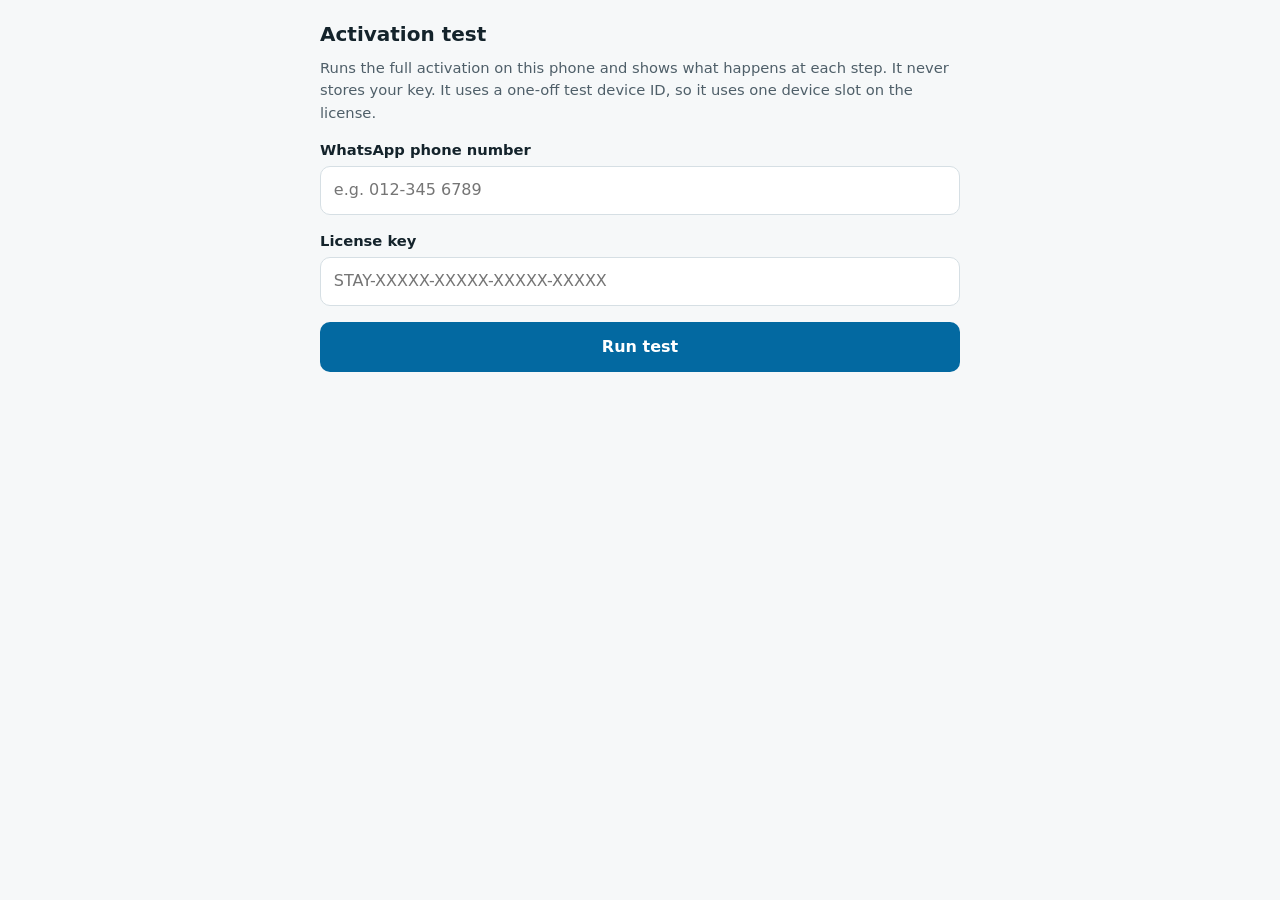
<file: diag.html>
<!DOCTYPE html>
<html lang="en"><head>
<meta charset="utf-8"><meta name="viewport" content="width=device-width, initial-scale=1">
<meta name="robots" content="noindex"><title>Activation test</title>
<style>
:root{--bg:#f6f8f9;--ink:#14232b;--muted:#4f5f69;--line:#d6dfe4;--card:#fff;--ok:#0b7a3b;--bad:#b42318;--warn:#9a6700;--accent:#0369a1;color-scheme:light dark}
@media(prefers-color-scheme:dark){:root{--bg:#0f172a;--ink:#e6edf3;--muted:#a3b3bf;--line:#2b3b53;--card:#16213a;--ok:#5fd18a;--bad:#ff8a80;--warn:#e0b04c;--accent:#62c3f2}}
*{box-sizing:border-box}body{margin:0;background:var(--bg);color:var(--ink);font:16px/1.55 system-ui,-apple-system,"Segoe UI",Roboto,sans-serif;padding:16px;max-width:42rem;margin:0 auto}
h1{font-size:1.25rem;margin:.2rem 0 .3rem}p{margin:.4rem 0;color:var(--muted);font-size:.92rem}
label{display:block;font-weight:600;margin:.9rem 0 .25rem;font-size:.92rem}
input{width:100%;font:inherit;padding:.7rem .8rem;border:1px solid var(--line);border-radius:10px;background:var(--card);color:var(--ink)}
button{font:inherit;font-weight:650;padding:.8rem 1rem;border-radius:10px;border:0;background:var(--accent);color:#fff;margin-top:1rem;width:100%;min-height:46px}
@media(prefers-color-scheme:dark){button{color:#06202f}}
button.secondary{background:transparent;color:var(--accent);border:1px solid var(--accent)}
.row{border-bottom:1px solid var(--line);padding:.55rem 0;word-break:break-word}.row b{display:block}
.ok{color:var(--ok)}.bad{color:var(--bad)}.warn{color:var(--warn)}.det{color:var(--muted);font-size:.88rem}
.verdict{margin-top:1rem;padding:.8rem 1rem;border-radius:10px;border:2px solid var(--line);background:var(--card);font-weight:600}
</style></head><body>
<h1>Activation test</h1>
<p>Runs the full activation on this phone and shows what happens at each step. It never stores your key. It uses a one-off test device ID, so it uses one device slot on the license.</p>
<label for="ph">WhatsApp phone number</label><input id="ph" type="tel" inputmode="tel" autocomplete="off" placeholder="e.g. 012-345 6789">
<label for="ky">License key</label><input id="ky" type="text" autocapitalize="characters" autocomplete="off" autocorrect="off" spellcheck="false" placeholder="STAY-XXXXX-XXXXX-XXXXX-XXXXX">
<button id="go" type="button">Run test</button>
<div id="out" aria-live="polite"></div>
<button id="copy" class="secondary" type="button" style="display:none">Copy report</button>
<script>
(function(){
var API="https://staymanager-license-server.homestaymanager.workers.dev", JWK={kty:"EC",crv:"P-256",x:"g8DbZ8uU9l8gh7DsZ6vv-yGfR5vvwr6cejm36gUnolY",y:"idh0kTdK__lGZ6lqqWVznuLZLa6lWgdQj-38EV12tm0"};
var out=document.getElementById('out'), lines=[];
function add(cls,title,detail){var d=document.createElement('div');d.className='row';d.innerHTML='<b class="'+cls+'"></b><span class="det"></span>';d.firstChild.textContent=(cls==='ok'?'\u2714 ':cls==='bad'?'\u2718 ':'\u2022 ')+title;d.lastChild.textContent=detail||'';out.appendChild(d);lines.push((cls==='ok'?'[OK] ':cls==='bad'?'[FAIL] ':'[..] ')+title+(detail?' - '+detail:''));}
function b64uToBytes(s){s=s.replace(/-/g,'+').replace(/_/g,'/');while(s.length%4)s+='=';var b=atob(s),u=new Uint8Array(b.length);for(var i=0;i<b.length;i++)u[i]=b.charCodeAt(i);return u;}
function b64uToStr(s){return new TextDecoder().decode(b64uToBytes(s));}
function cleanKey(raw){var u=String(raw||'').toUpperCase().replace(/[\u200B-\u200D\uFEFF]/g,'').replace(/[^A-Z0-9]/g,'');var i=u.indexOf('STAY');if(i<0)return null;var body=u.slice(i+4,i+24);if(!/^[A-HJ-NP-Z2-9]{20}$/.test(body))return null;return 'STAY-'+body.match(/.{5}/g).join('-');}
function cleanPhone(raw){var d=String(raw||'').replace(/\D/g,'');if(d.indexOf('00')===0)d=d.slice(2);if(d.indexOf('60')===0){if(d.indexOf('600')===0)d='60'+d.slice(3);}else if(d.indexOf('0')===0)d='60'+d.slice(1);else if(d.charAt(0)==='1'&&(d.length===9||d.length===10))d='60'+d;return(d.length<9||d.length>15)?'':d;}
function uuid(){return (self.crypto&&crypto.randomUUID)?crypto.randomUUID():('t'+Date.now().toString(36)+Math.random().toString(36).slice(2,10));}
async function run(){
  out.innerHTML='';lines=[];document.getElementById('copy').style.display='none';
  var key=cleanKey(document.getElementById('ky').value), phone=cleanPhone(document.getElementById('ph').value);
  add('..','Environment','secure page (https): '+(window.isSecureContext!==false)+' | crypto.subtle: '+!!(self.crypto&&crypto.subtle)+' | online: '+navigator.onLine+' | time: '+new Date().toISOString()+' | browser: '+navigator.userAgent.slice(0,110));
  if(!(self.crypto&&crypto.subtle)){add('bad','Secure crypto engine is missing','This browser or page cannot verify licenses. Open the app in Chrome or Safari over https.');return finish('The browser has no secure crypto engine.');}
  if(!key){add('bad','Key not recognised','Paste the key again.');return finish('Key not recognised.');}
  if(!phone){add('bad','Phone number not recognised','Check the number.');return finish('Phone not recognised.');}
  add('ok','Inputs understood','phone used: +'+phone.slice(0,2)+' ...'+phone.slice(-4));
  var deviceId='diagtest-'+uuid(), res, data;
  try{ res=await fetch(API+'/activate',{method:'POST',headers:{'Content-Type':'application/json'},body:JSON.stringify({key:key,phone:phone,deviceId:deviceId})}); }
  catch(e){add('bad','Could not reach the license server',String(e&&e.message||e));return finish('Network or server problem.');}
  try{data=await res.json();}catch(e){data=null;}
  add(res.ok?'ok':'bad','Server answered','HTTP '+res.status+(data&&data.error?' | '+data.error:'')+(data&&data.deviceCount!==undefined?' | devices '+data.deviceCount:''));
  if(!res.ok||!data||!data.token){return finish(res.ok?'Server answered OK but sent no token.':'The server refused the activation ('+((data&&data.error)||res.status)+').');}
  var t=String(data.token), parts=t.split('.');
  add(parts.length===3?'ok':'bad','Token has 3 parts','lengths: '+parts.map(function(p){return p.length}).join(' / ')+' | has whitespace: '+/\s/.test(t));
  if(parts.length!==3)return finish('The token is malformed.');
  var header,payload,sig;
  try{header=JSON.parse(b64uToStr(parts[0]));payload=JSON.parse(b64uToStr(parts[1]));sig=b64uToBytes(parts[2]);}catch(e){add('bad','Token cannot be decoded',String(e&&e.message||e));return finish('The token cannot be decoded.');}
  add('..','Token header',JSON.stringify(header));
  add(sig.length===64?'ok':'bad','Signature length is '+sig.length+' bytes','expected 64 (raw ECDSA P-256)');
  var now=Math.floor(Date.now()/1000);
  add(payload.deviceId===deviceId?'ok':'bad','Token is bound to this test device',payload.deviceId===deviceId?'matches':'token deviceId differs');
  add((payload.exp>now&&payload.iat<=now+300)?'ok':'warn','Token times vs this phone clock','issued '+new Date(payload.iat*1000).toISOString()+' | expires '+new Date(payload.exp*1000).toISOString()+' | phone clock skew vs issue time: '+(now-payload.iat)+' s');
  var valid=false;
  try{var pub=await crypto.subtle.importKey('jwk',JWK,{name:'ECDSA',namedCurve:'P-256'},false,['verify']);
      valid=await crypto.subtle.verify({name:'ECDSA',hash:{name:'SHA-256'}},pub,sig,new TextEncoder().encode(parts[0]+'.'+parts[1]));}
  catch(e){add('bad','Signature check crashed',String(e&&e.message||e));return finish('The signature check could not run on this phone.');}
  add(valid?'ok':'bad','Signature check with the key built into the app',valid?'VALID':'INVALID');
  finish(valid?'Everything checks out here: the server token is valid for the app\'s key. If the app still fails, the fault is inside the app on this phone.':'The token from the server does NOT match the public key built into the app. The server\'s signing key and the app\'s public key are different.');
}
function finish(v){var d=document.createElement('div');d.className='verdict';d.textContent='Result: '+v;out.appendChild(d);lines.push('RESULT: '+v);var c=document.getElementById('copy');c.style.display='block';}
document.getElementById('go').addEventListener('click',function(){run().catch(function(e){add('bad','Unexpected error',String(e&&e.message||e));finish('Unexpected error.');});});
document.getElementById('copy').addEventListener('click',function(){var txt='StayManager activation test\n'+lines.join('\n');if(navigator.clipboard&&navigator.clipboard.writeText){navigator.clipboard.writeText(txt).then(function(){alert('Report copied');},function(){prompt('Copy this report',txt);});}else{prompt('Copy this report',txt);}});
})();
</script></body></html>
</file>
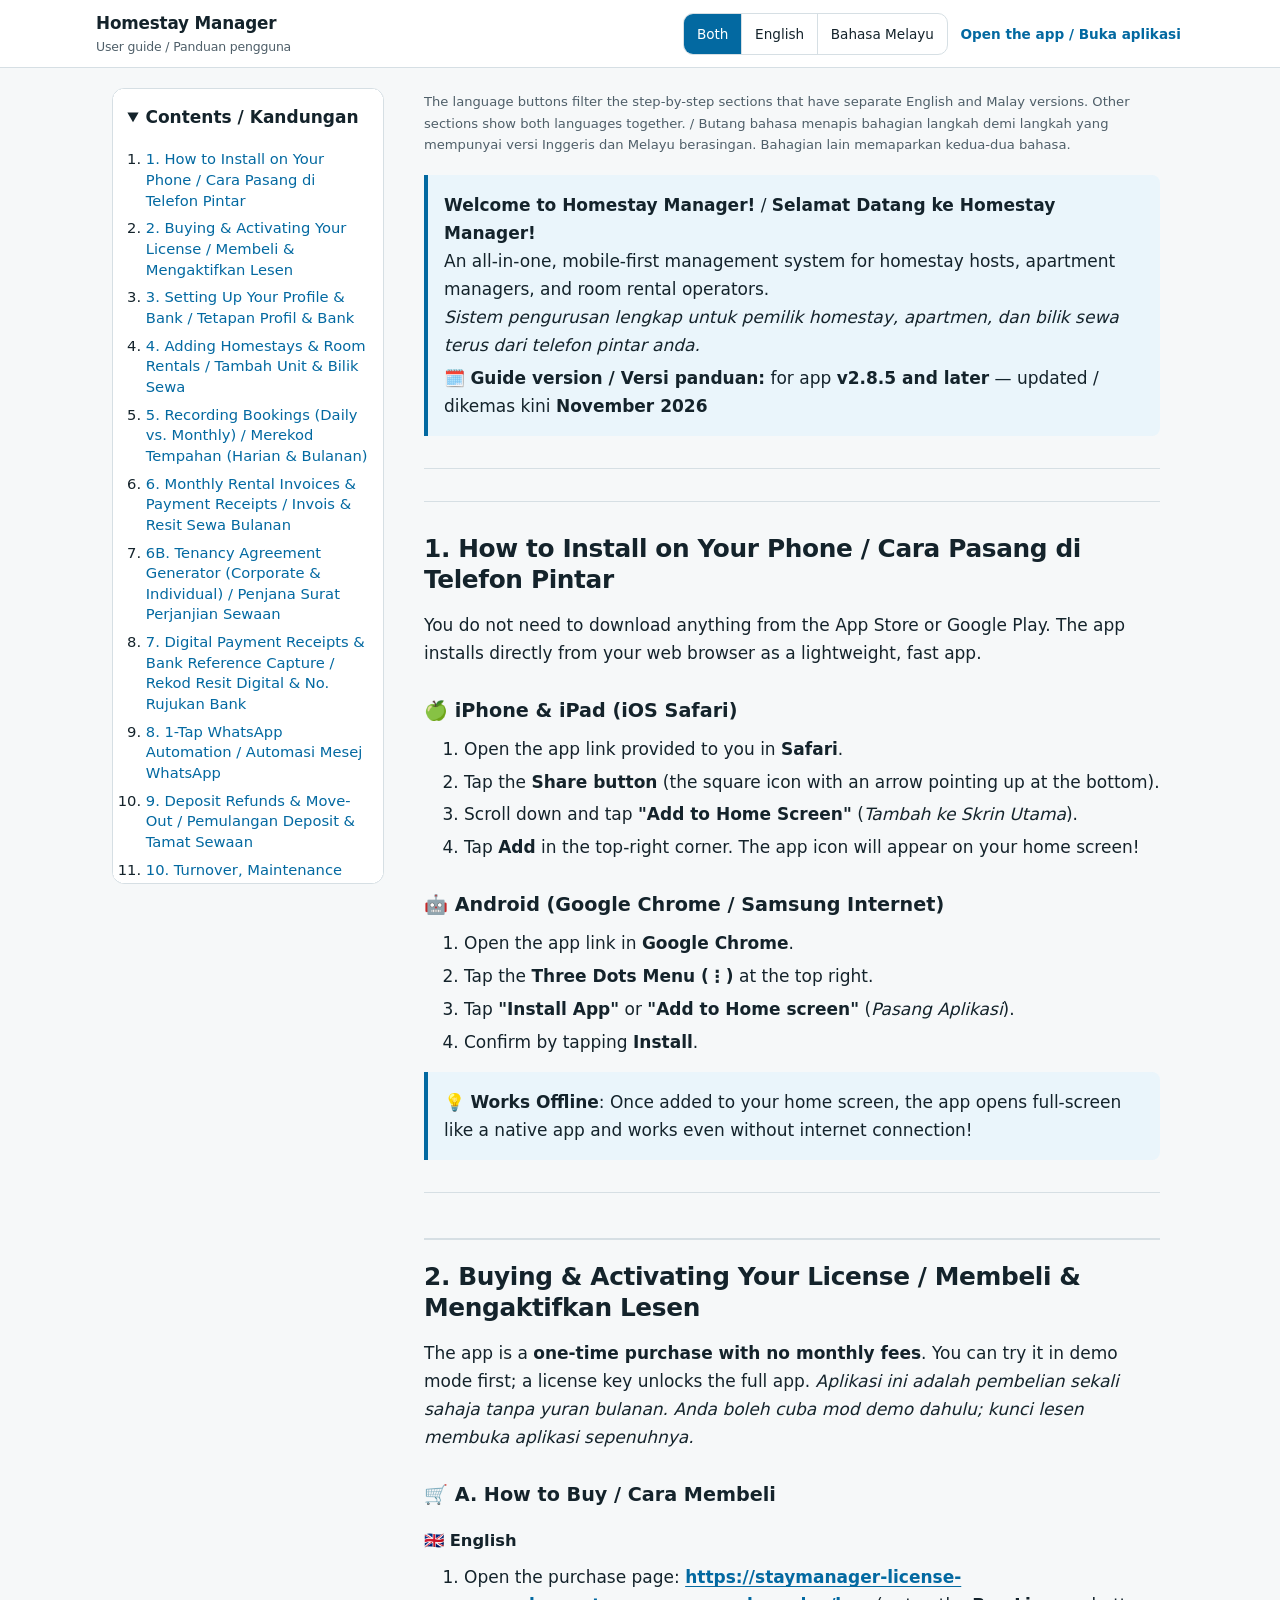
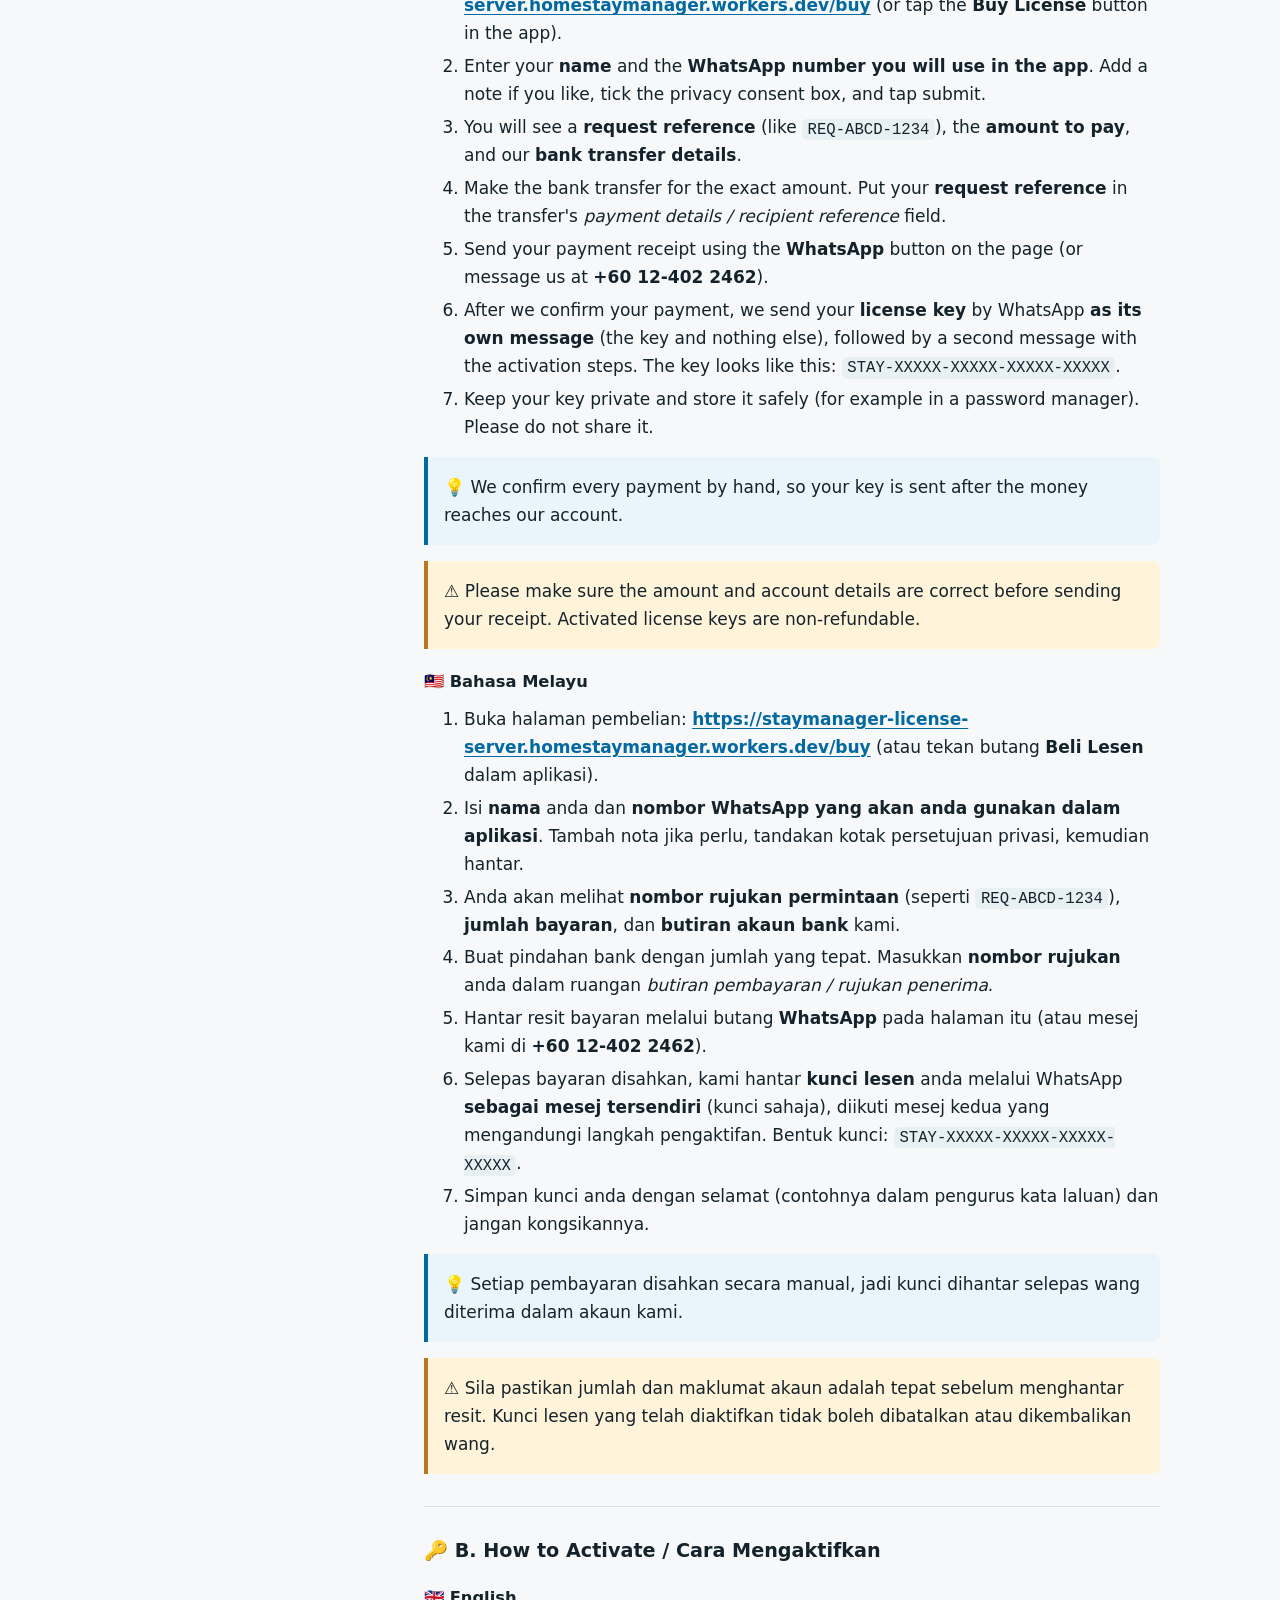
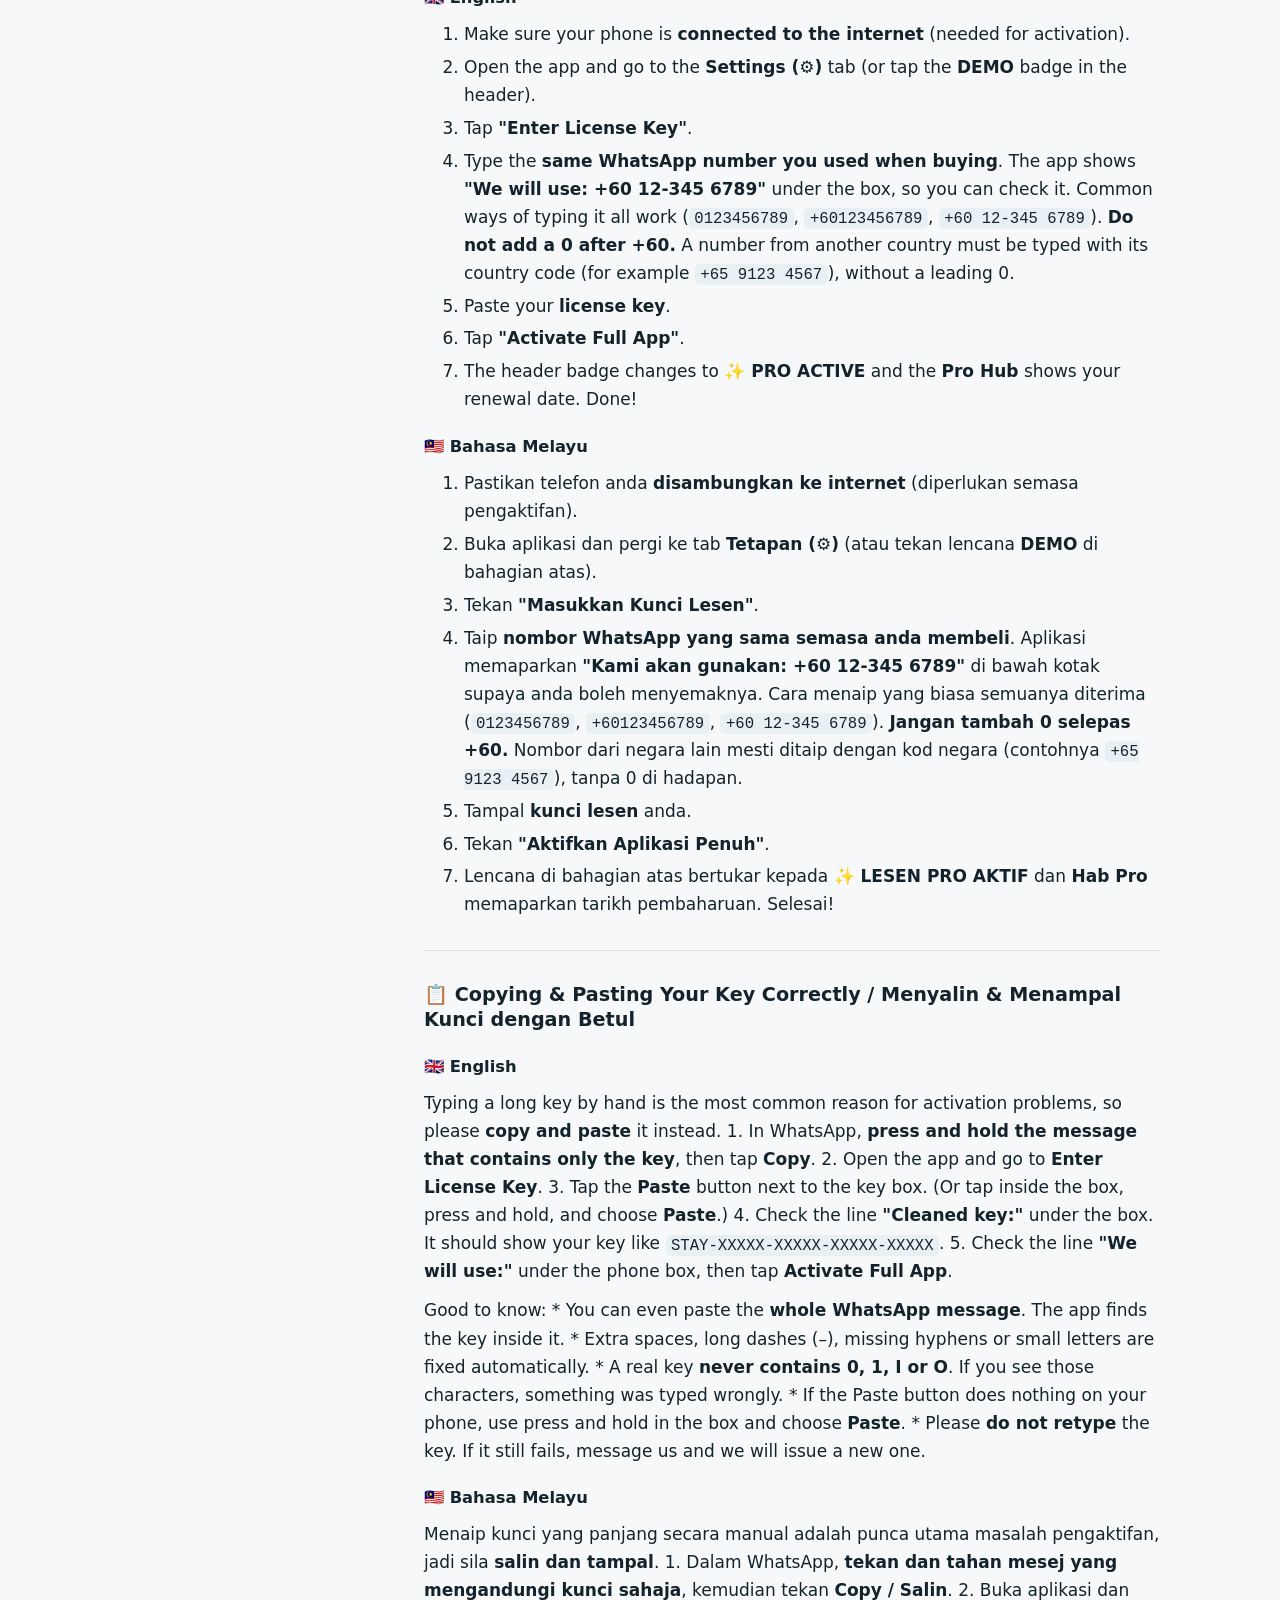
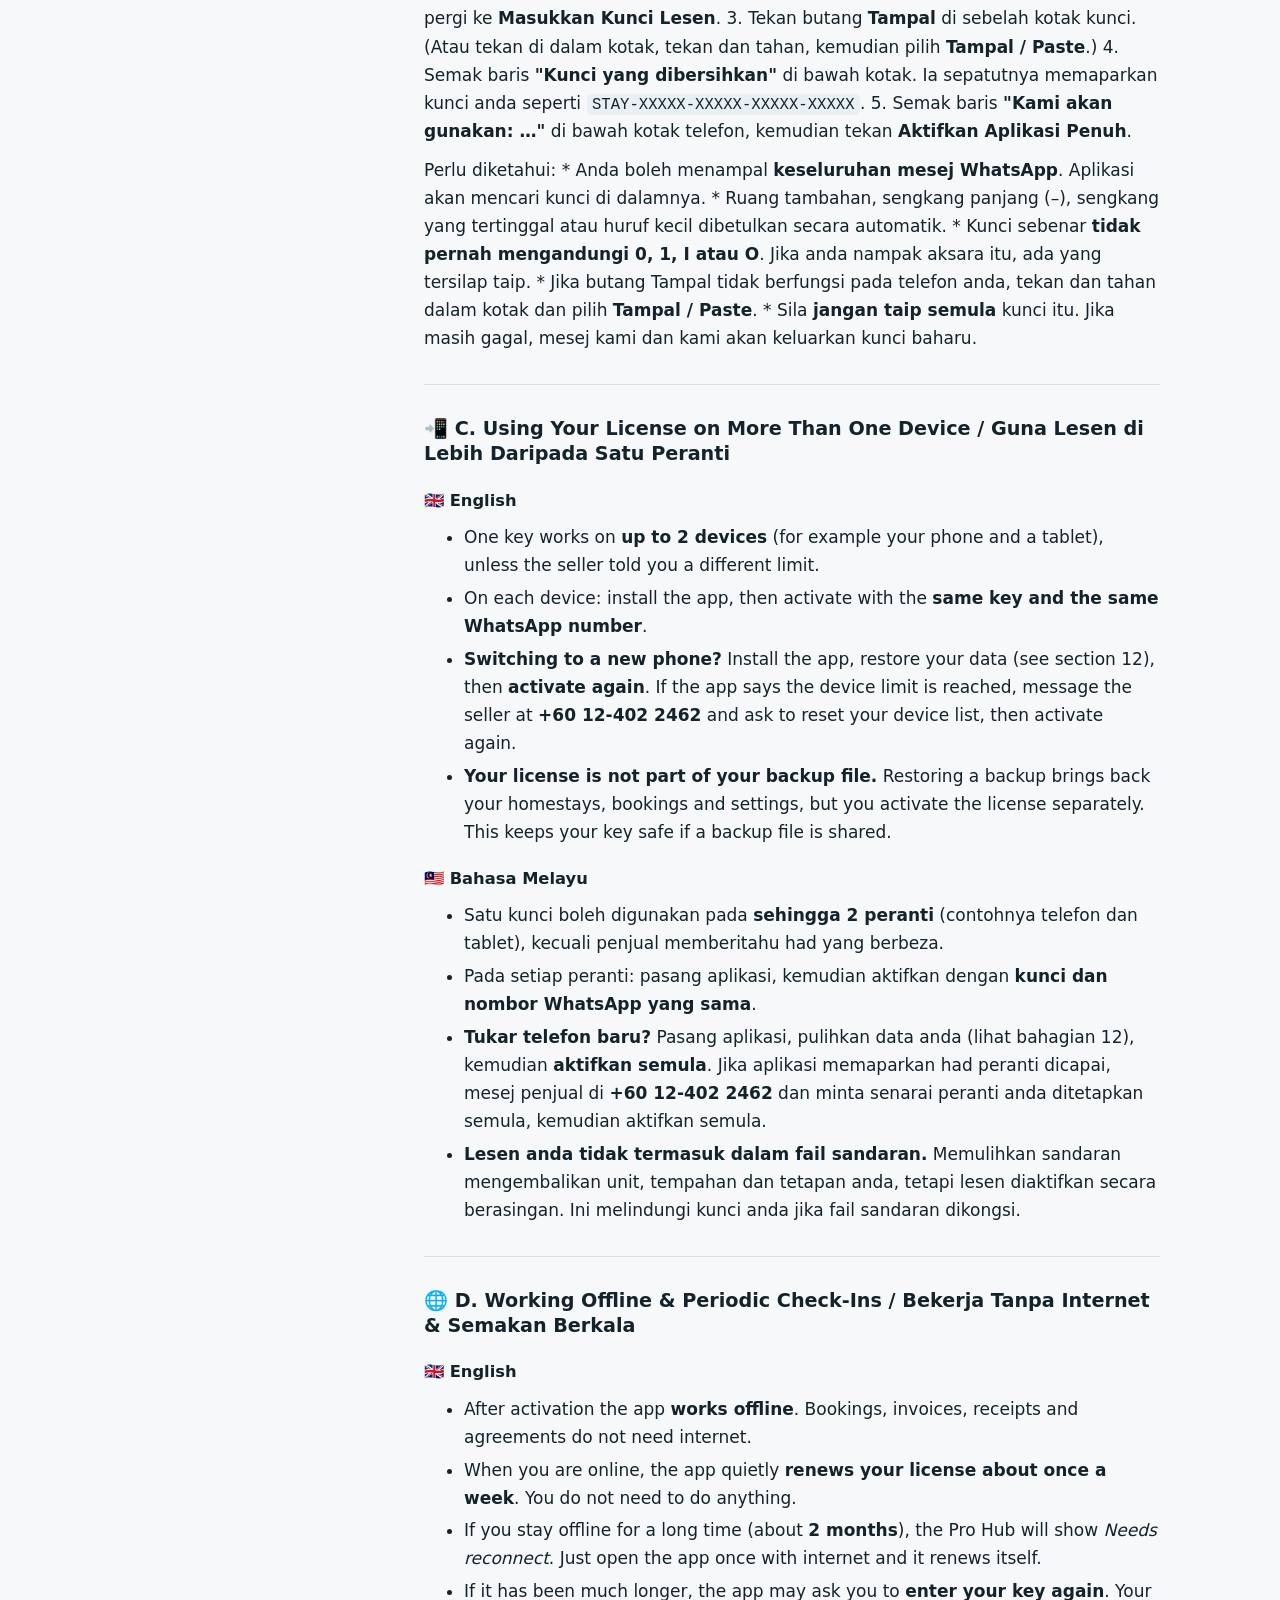
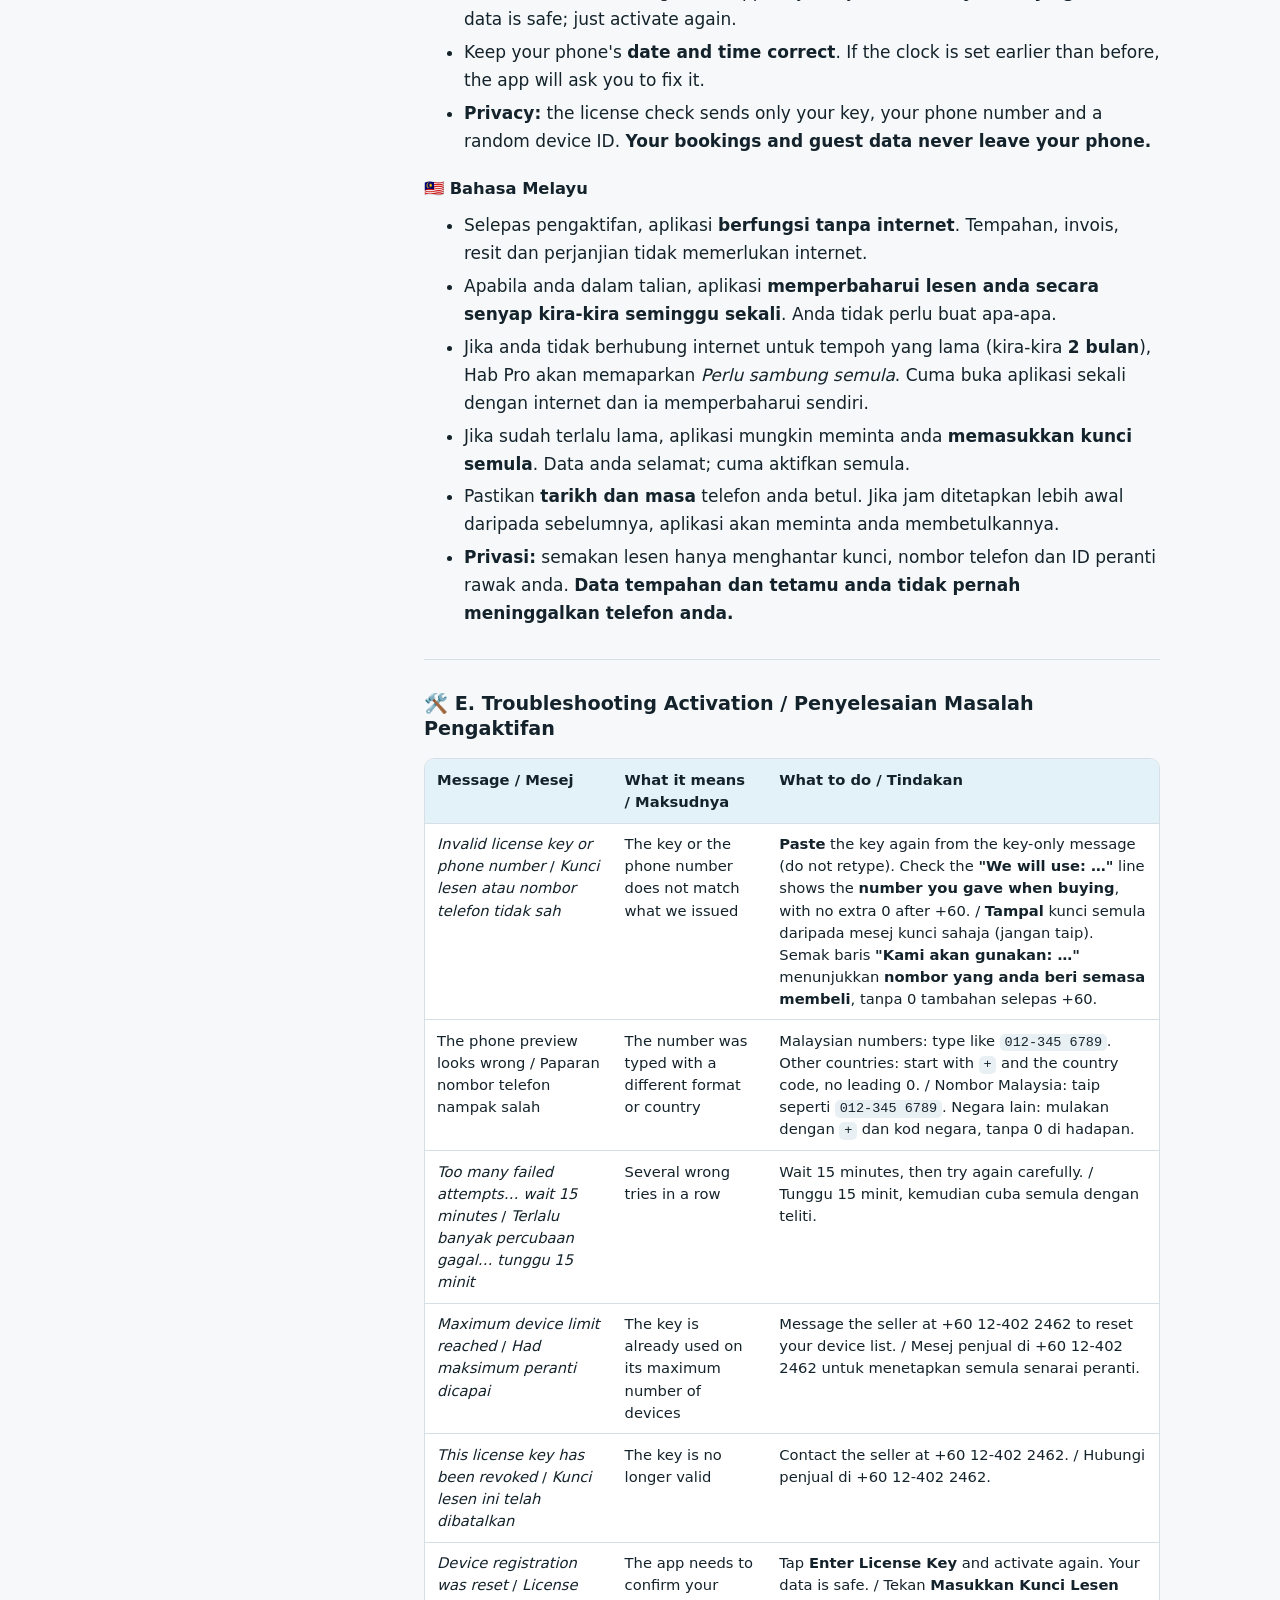
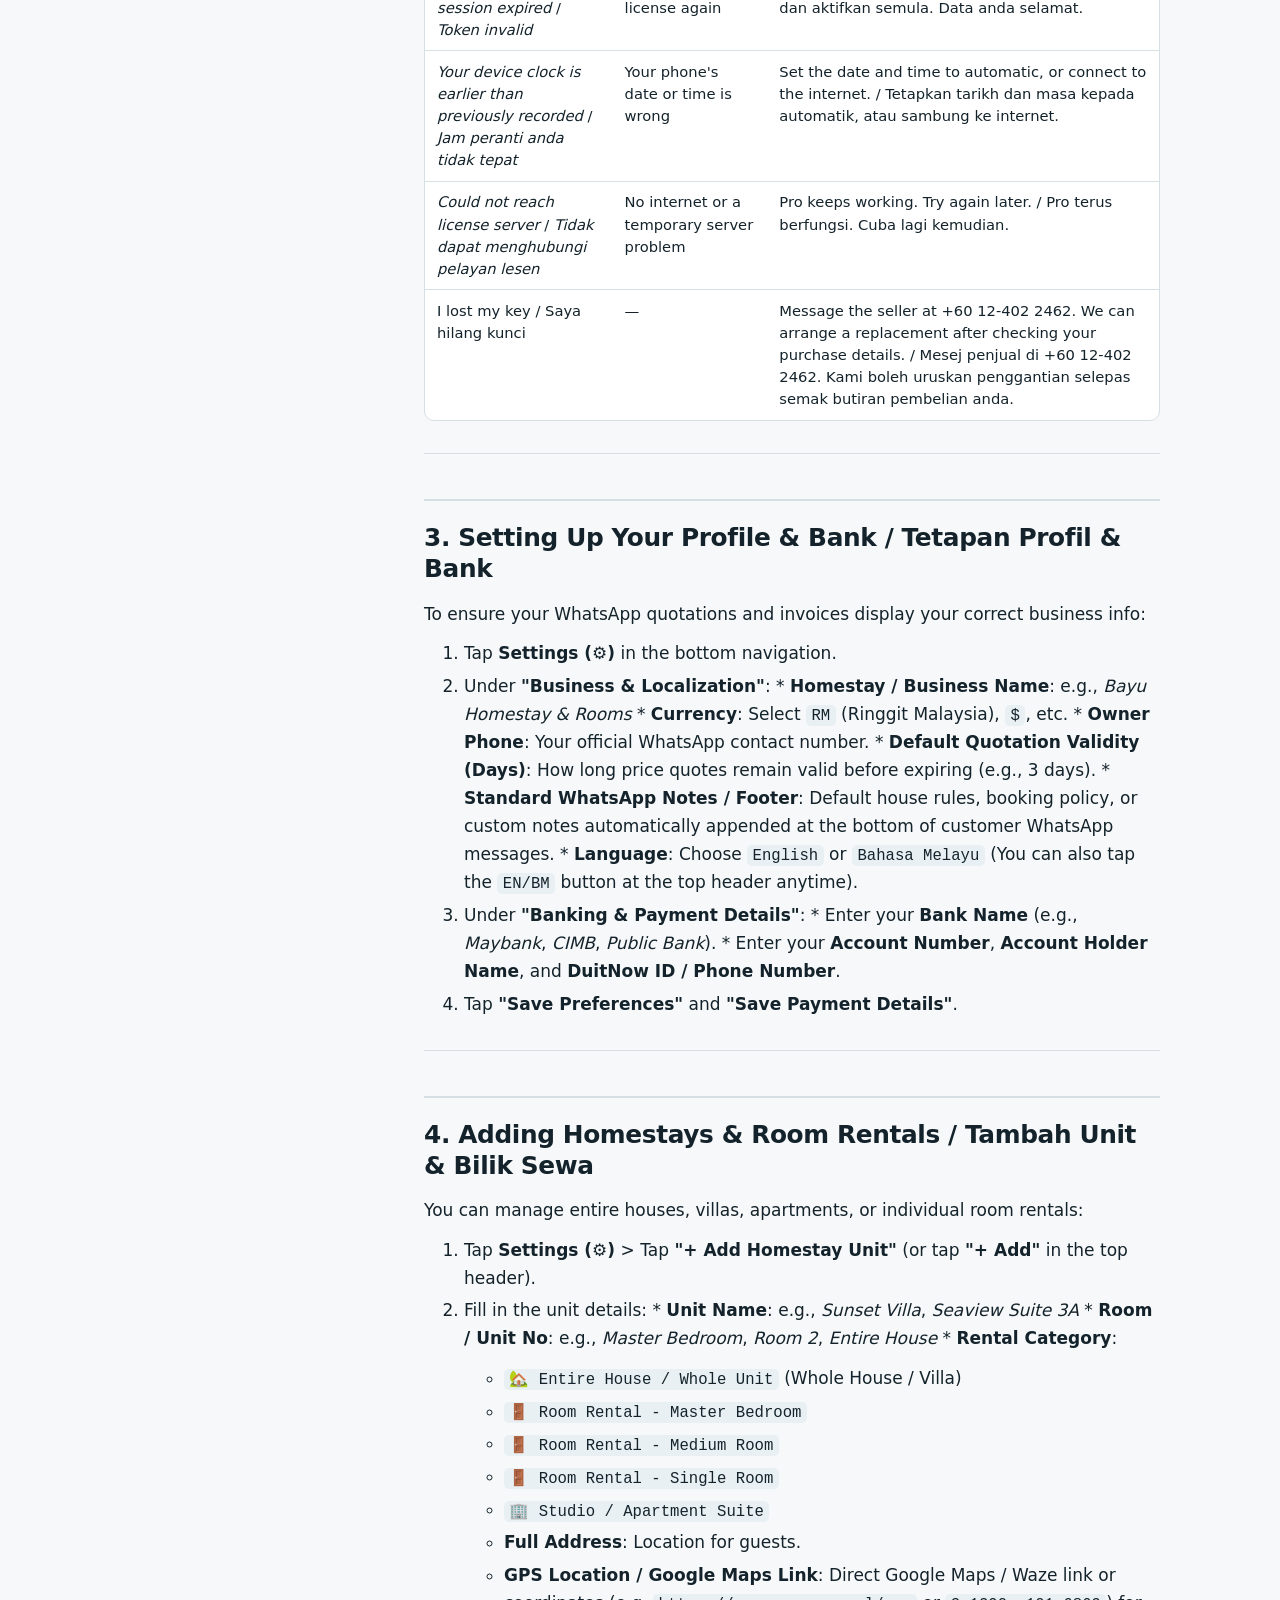
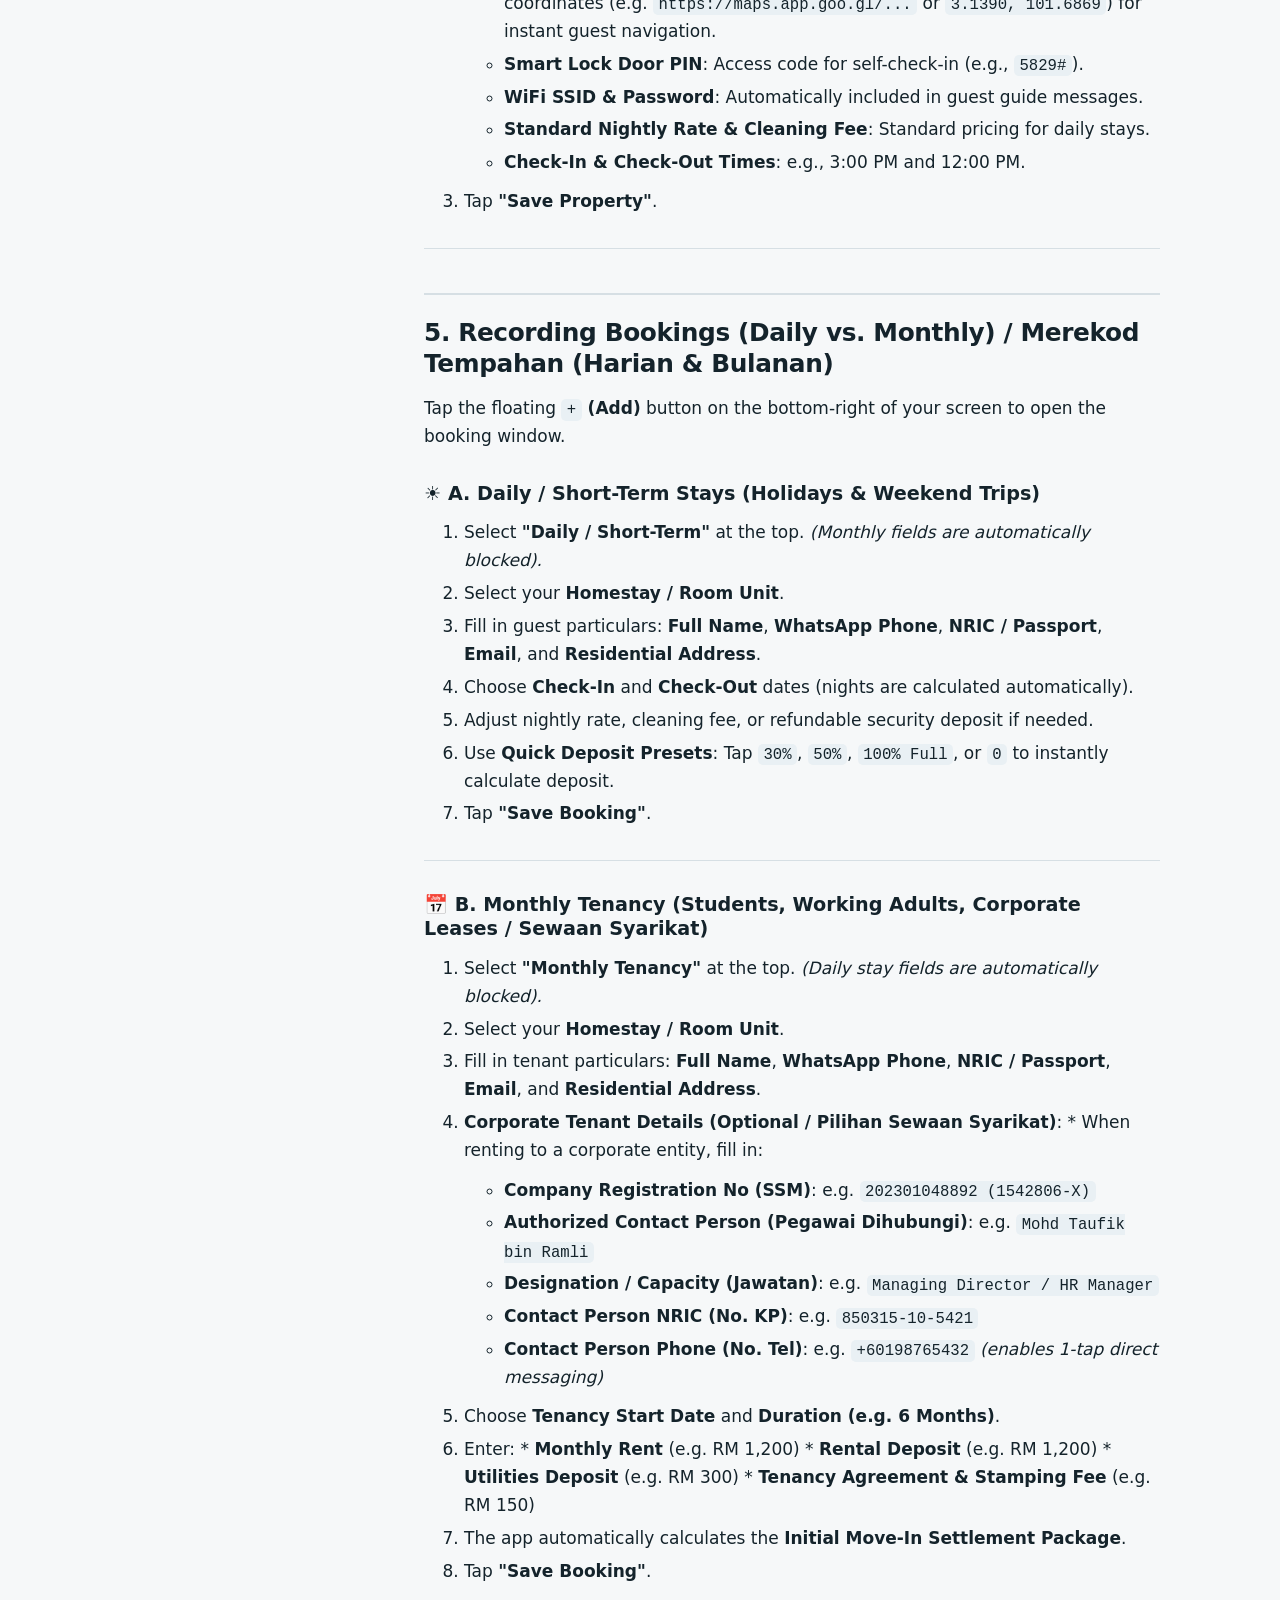
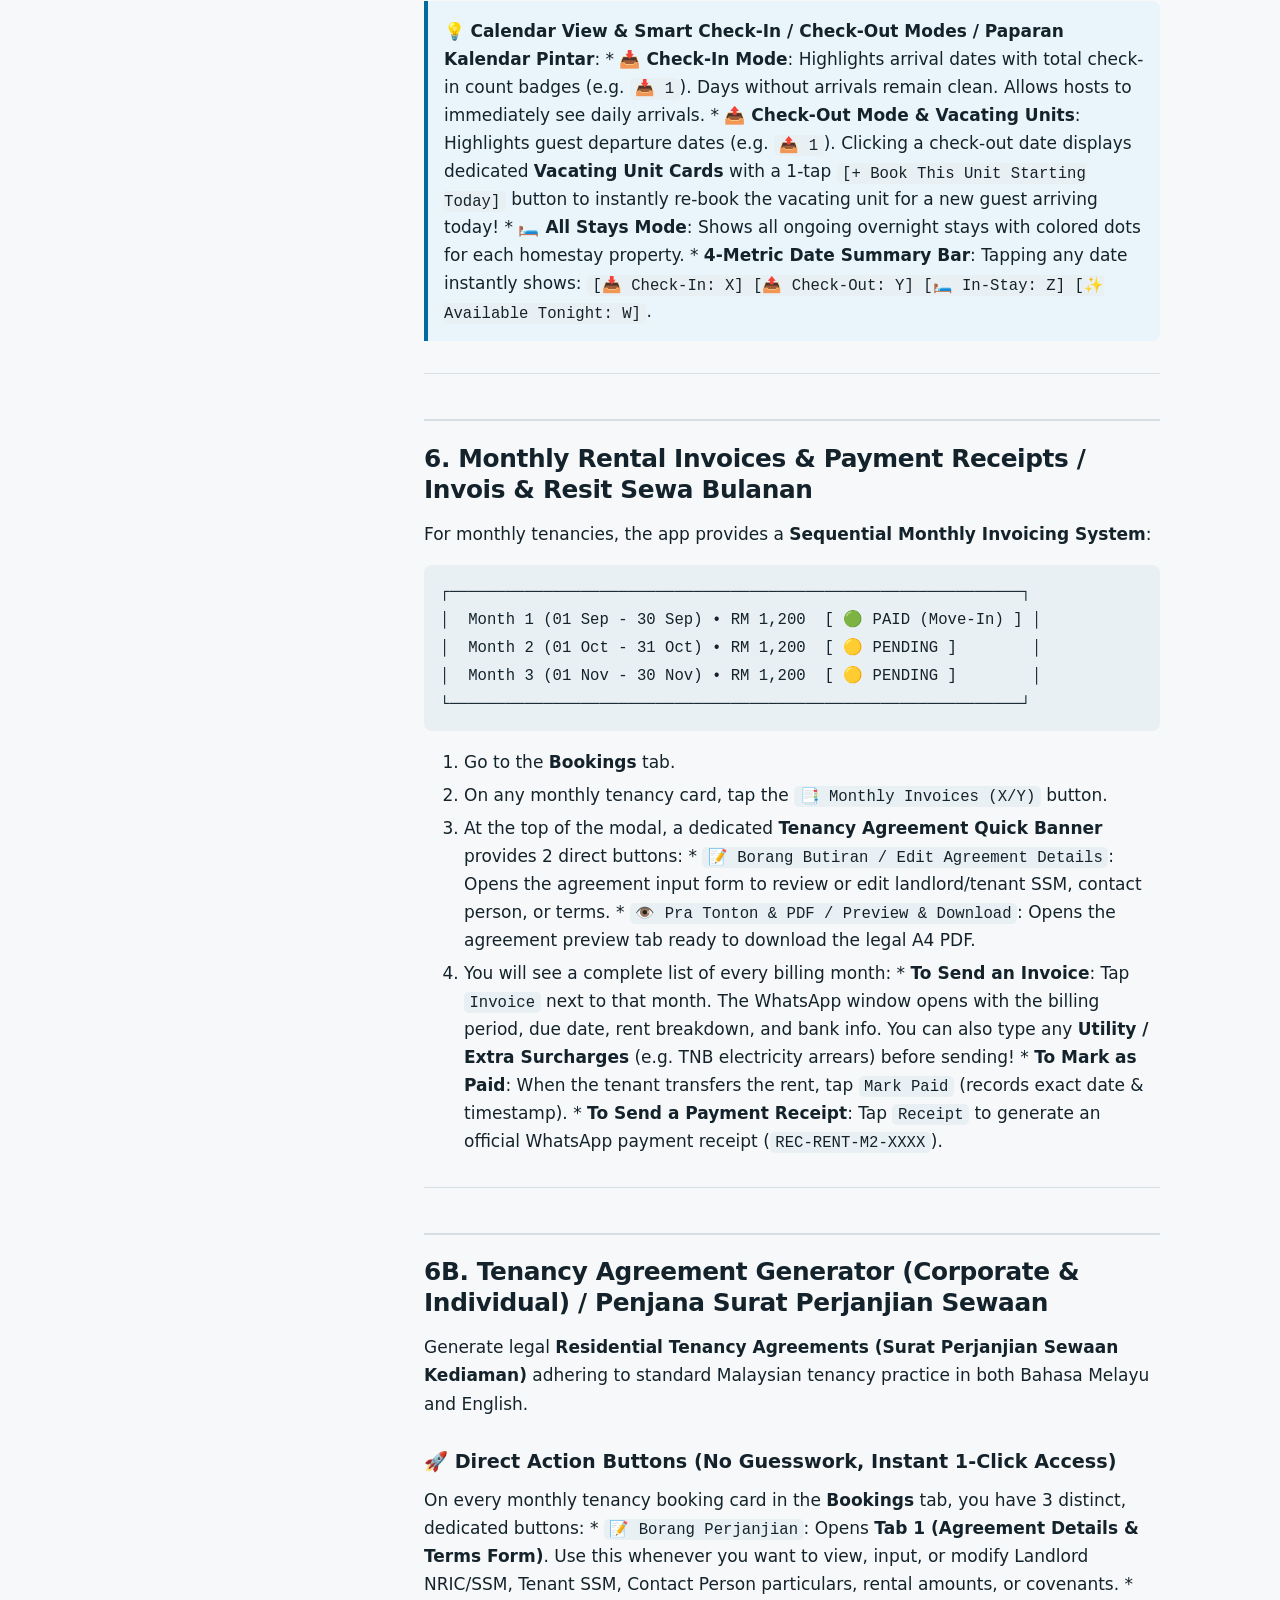
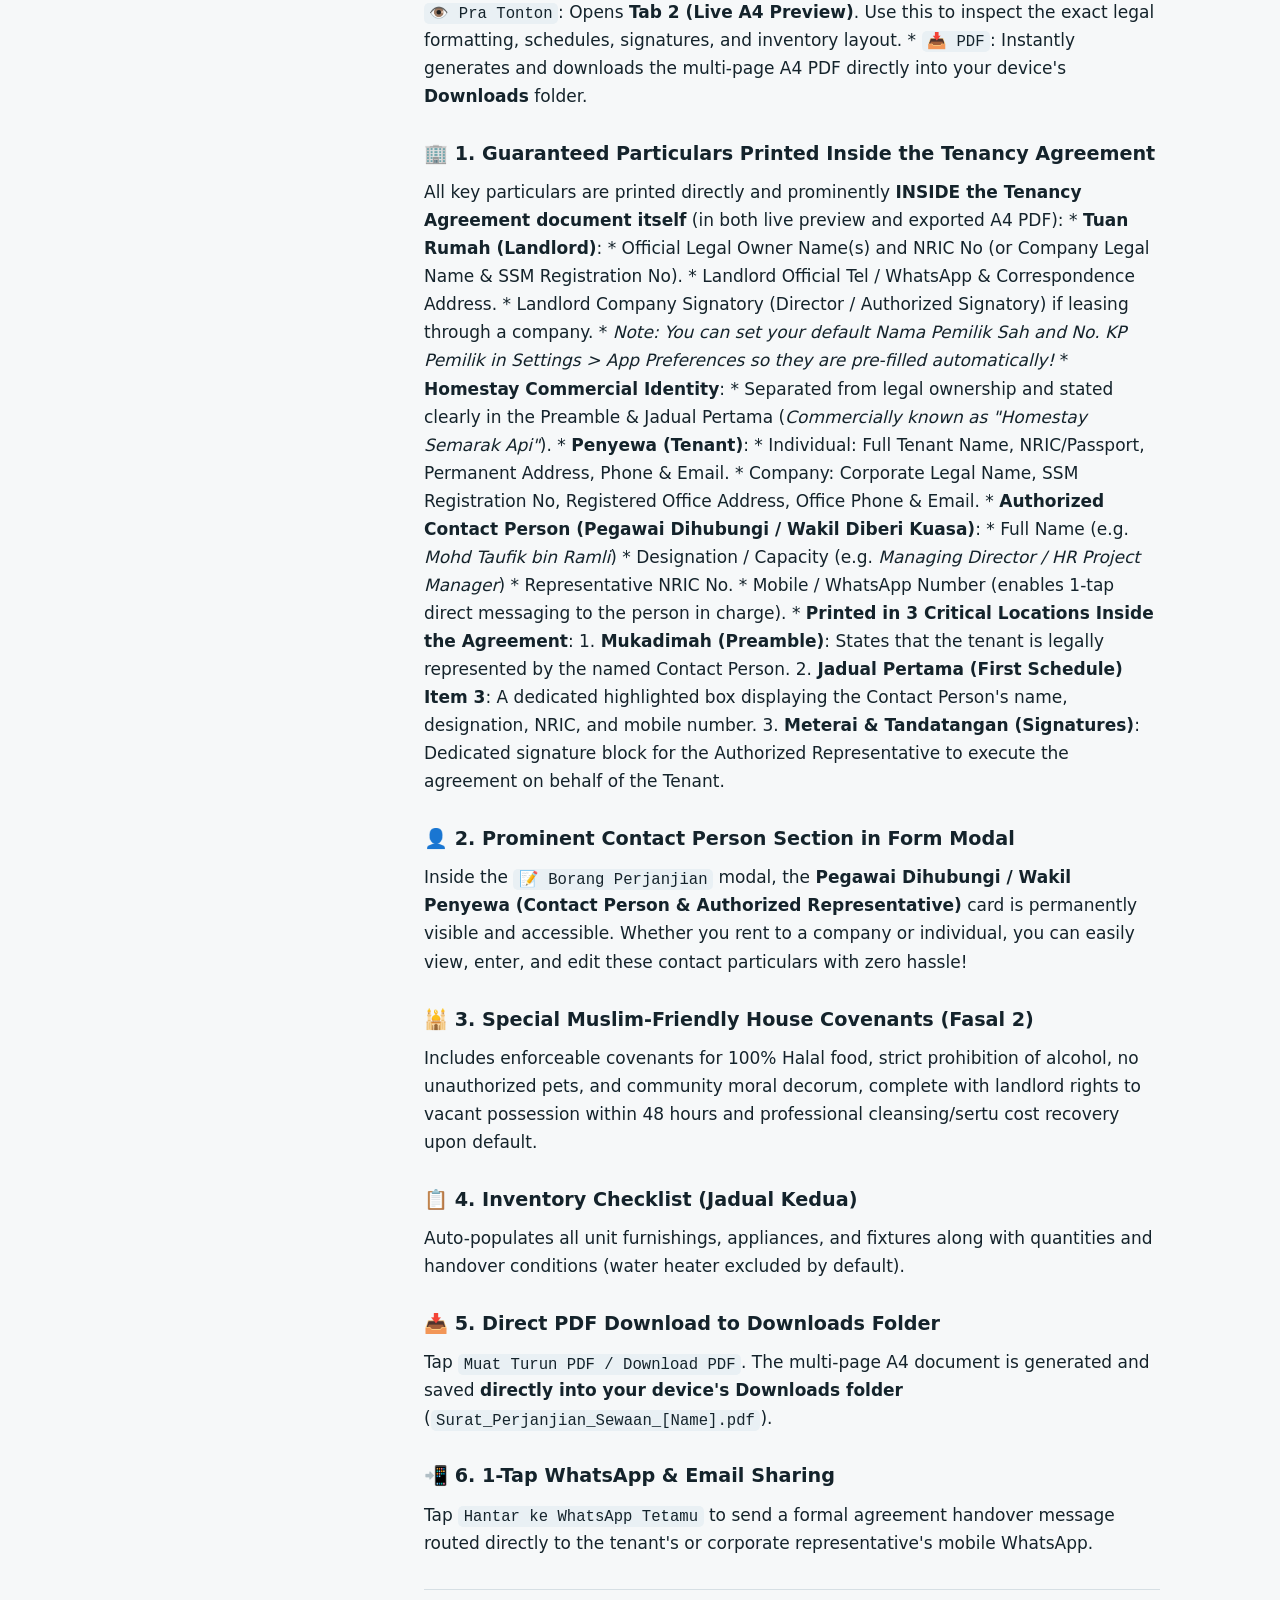
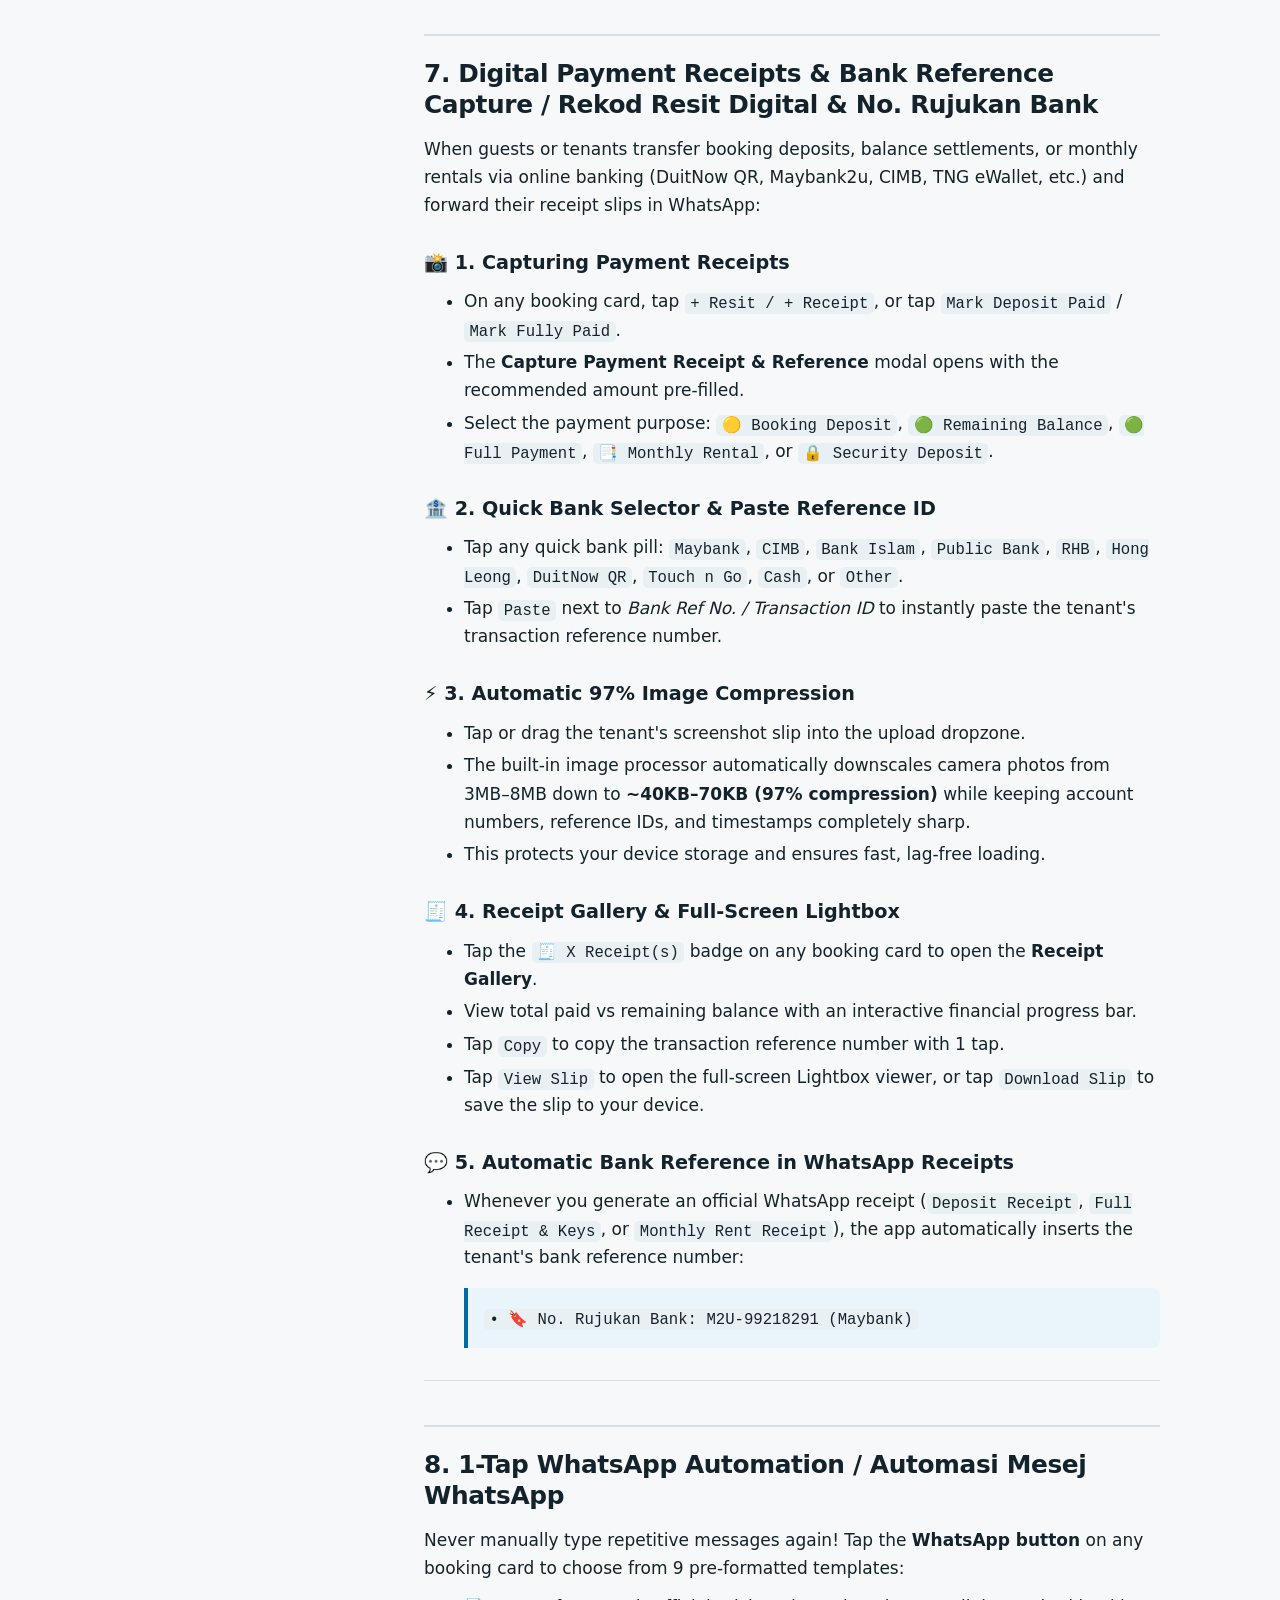
<file: user-guide.html>
<!DOCTYPE html>
<html lang="en">
<head>
<meta charset="utf-8">
<meta name="viewport" content="width=device-width, initial-scale=1, viewport-fit=cover">
<title>Homestay Manager: User Guide / Panduan Pengguna</title>
<meta name="description" content="How to buy, activate and use Homestay Manager (StayManager Pro). English and Bahasa Melayu.">
<link rel="icon" href="data:image/svg+xml,%3Csvg xmlns='http://www.w3.org/2000/svg' viewBox='0 0 512 512'%3E%3Crect width='512' height='512' rx='128' fill='%230284c7'/%3E%3Cpath d='M256 96L96 240v176h112V288h96v128h112V240L256 96z' fill='%23ffffff'/%3E%3C/svg%3E">
<style>
:root{
  --bg:#f6f8f9; --surface:#ffffff; --ink:#14232b; --muted:#4f5f69; --line:#d6dfe4;
  --accent:#0369a1; --accent-soft:#e3f1f8; --tip-bg:#eaf5fb; --warn-bg:#fff3d9; --warn-line:#b7791f; --code-bg:#e9f0f4;
  color-scheme: light dark;
}
@media (prefers-color-scheme: dark){
  :root{ --bg:#0f172a; --surface:#16213a; --ink:#e6edf3; --muted:#a3b3bf; --line:#2b3b53;
    --accent:#62c3f2; --accent-soft:#12324a; --tip-bg:#10283d; --warn-bg:#392e12; --warn-line:#e0b04c; --code-bg:#1d2d45; }
}
*{box-sizing:border-box}
html{scroll-behavior:smooth; scroll-padding-top:5.5rem; -webkit-text-size-adjust:100%}
@media (prefers-reduced-motion: reduce){ html{scroll-behavior:auto} }
body{margin:0; background:var(--bg); color:var(--ink);
  font:17px/1.65 system-ui,-apple-system,"Segoe UI",Roboto,"Helvetica Neue",Arial,sans-serif;
  padding-left:env(safe-area-inset-left); padding-right:env(safe-area-inset-right); padding-bottom:env(safe-area-inset-bottom)}
a{color:var(--accent); text-underline-offset:.15em}
a:focus-visible,button:focus-visible,summary:focus-visible,.table-scroll:focus-visible{outline:3px solid var(--accent); outline-offset:2px; border-radius:4px}

.topbar{position:sticky; top:0; z-index:10; background:var(--surface); border-bottom:1px solid var(--line);
  padding:calc(.6rem + env(safe-area-inset-top)) 1rem .6rem}
.topbar-inner{max-width:68rem; margin:0 auto; display:flex; flex-wrap:wrap; gap:.6rem 1.2rem; align-items:center; justify-content:space-between}
.brand{font-weight:750; font-size:1.05rem; letter-spacing:-.01em}
.brand small{display:block; font-weight:500; font-size:.78rem; color:var(--muted)}
.toolbar{display:flex; flex-wrap:wrap; gap:.6rem; align-items:center}
.seg{display:inline-flex; border:1px solid var(--line); border-radius:10px; overflow:hidden}
.seg button{font:inherit; font-size:.85rem; padding:.45rem .8rem; border:0; background:transparent; color:var(--ink); cursor:pointer; min-height:40px}
.seg button+button{border-left:1px solid var(--line)}
.seg button[aria-pressed="true"]{background:var(--accent); color:#fff}
@media (prefers-color-scheme: dark){ .seg button[aria-pressed="true"]{color:#06202f} }
.app-link{font-size:.85rem; font-weight:600; text-decoration:none; padding:.45rem .2rem}

.layout{max-width:68rem; margin:0 auto; padding:1.2rem 1rem 3rem; display:grid; grid-template-columns:minmax(0,1fr); gap:1rem}
.toc{background:var(--surface); border:1px solid var(--line); border-radius:12px; padding:.2rem .9rem}
.toc summary{cursor:pointer; font-weight:650; padding:.7rem 0; min-height:44px}
.toc ol{margin:0 0 .8rem; padding-left:1.15rem; font-size:.92rem; line-height:1.4}
.toc li{margin:.45rem 0}
.toc a{text-decoration:none}
.toc a:hover{text-decoration:underline}
@media (min-width: 62rem){
  .layout{grid-template-columns:17rem minmax(0,1fr); gap:2.5rem; align-items:start}
  .toc{position:sticky; top:5.2rem; max-height:calc(100vh - 6.5rem); overflow:auto}
  .toc summary{pointer-events:none; cursor:default}
}
main{min-width:0; max-width:46rem}
.hint{font-size:.82rem; color:var(--muted); margin:.2rem 0 1.2rem}
h2{font-size:1.55rem; line-height:1.25; letter-spacing:-.015em; margin:2.8rem 0 .9rem; padding-top:1.4rem; border-top:2px solid var(--line)}
main > h2:first-of-type{border-top:0; padding-top:0; margin-top:1rem}
h3{font-size:1.2rem; line-height:1.3; margin:2rem 0 .6rem}
h4{font-size:1.02rem; line-height:1.35; margin:1.4rem 0 .4rem}
p,ul,ol{margin:.7rem 0}
li{margin:.3rem 0}
hr{border:0; border-top:1px solid var(--line); margin:2rem 0}
code{background:var(--code-bg); padding:.1em .35em; border-radius:5px; font:.92em ui-monospace,SFMono-Regular,Menlo,Consolas,monospace; overflow-wrap:anywhere}
pre{background:var(--code-bg); padding:.8rem 1rem; border-radius:8px; overflow:auto}
pre code{background:transparent; padding:0}
.callout{margin:1rem 0; padding:.7rem 1rem; border-left:4px solid var(--accent); background:var(--tip-bg); border-radius:0 8px 8px 0}
.callout.warn{border-left-color:var(--warn-line); background:var(--warn-bg)}
.callout p{margin:.3rem 0}
.table-scroll{overflow-x:auto; margin:1rem 0; border:1px solid var(--line); border-radius:10px; background:var(--surface)}
table{border-collapse:collapse; width:100%; min-width:34rem; font-size:.92rem; line-height:1.5}
th,td{padding:.6rem .75rem; text-align:left; vertical-align:top; border-bottom:1px solid var(--line)}
th{background:var(--accent-soft); font-weight:650}
tr:last-child td{border-bottom:0}
.lang-block{margin:.4rem 0}
body[data-lang="en"] .lang-block[data-lang="ms"], body[data-lang="ms"] .lang-block[data-lang="en"]{display:none}
.footer{margin-top:3rem; padding-top:1.2rem; border-top:2px solid var(--line); font-size:.95rem}
.footer p{margin:.4rem 0}
@media print{
  .topbar,.toc,.footer .app-link{display:none}
  .layout{display:block; padding:0} body{background:#fff; color:#000; font-size:12pt}
  a{color:#000} .table-scroll{overflow:visible}
}
</style>
</head>
<body data-lang="both">
<header class="topbar">
  <div class="topbar-inner">
    <div class="brand">Homestay Manager<small>User guide / Panduan pengguna</small></div>
    <div class="toolbar">
      <div class="seg" role="group" aria-label="Language / Bahasa">
        <button type="button" data-set-lang="both" aria-pressed="true">Both</button>
        <button type="button" data-set-lang="en" aria-pressed="false">English</button>
        <button type="button" data-set-lang="ms" aria-pressed="false">Bahasa Melayu</button>
      </div>
      <a class="app-link" href="./index.html">Open the app / Buka aplikasi</a>
    </div>
  </div>
</header>
<div class="layout">
  <nav class="toc" aria-label="Contents / Kandungan">
    <details id="toc-details" open>
      <summary>Contents / Kandungan</summary>
      <ol><li><a href="#1-how-to-install-on-your-phone--cara-pasang-di-telefon-pintar">1. How to Install on Your Phone / Cara Pasang di Telefon Pintar</a></li><li><a href="#2-buying--activating-your-license--membeli--mengaktifkan-lesen">2. Buying &amp; Activating Your License / Membeli &amp; Mengaktifkan Lesen</a></li><li><a href="#3-setting-up-your-profile--bank--tetapan-profil--bank">3. Setting Up Your Profile &amp; Bank / Tetapan Profil &amp; Bank</a></li><li><a href="#4-adding-homestays--room-rentals--tambah-unit--bilik-sewa">4. Adding Homestays &amp; Room Rentals / Tambah Unit &amp; Bilik Sewa</a></li><li><a href="#5-recording-bookings-daily-vs-monthly--merekod-tempahan-harian--bulanan">5. Recording Bookings (Daily vs. Monthly) / Merekod Tempahan (Harian &amp; Bulanan)</a></li><li><a href="#6-monthly-rental-invoices--payment-receipts--invois--resit-sewa-bulanan">6. Monthly Rental Invoices &amp; Payment Receipts / Invois &amp; Resit Sewa Bulanan</a></li><li><a href="#6b-tenancy-agreement-generator-corporate--individual--penjana-surat-perjanjian-sewaan">6B. Tenancy Agreement Generator (Corporate &amp; Individual) / Penjana Surat Perjanjian Sewaan</a></li><li><a href="#7-digital-payment-receipts--bank-reference-capture--rekod-resit-digital--no-rujukan-bank">7. Digital Payment Receipts &amp; Bank Reference Capture / Rekod Resit Digital &amp; No. Rujukan Bank</a></li><li><a href="#8-1-tap-whatsapp-automation--automasi-mesej-whatsapp">8. 1-Tap WhatsApp Automation / Automasi Mesej WhatsApp</a></li><li><a href="#9-deposit-refunds--move-out--pemulangan-deposit--tamat-sewaan">9. Deposit Refunds &amp; Move-Out / Pemulangan Deposit &amp; Tamat Sewaan</a></li><li><a href="#10-turnover-maintenance-team--suppliers-directory--pengurusan-pembersihan-pasukan-penyelenggaraan--pembekal">10. Turnover, Maintenance Team &amp; Suppliers Directory / Pengurusan Pembersihan, Pasukan Penyelenggaraan &amp; Pembekal</a></li><li><a href="#11-finances--monthly-profit-reports--laporan-kewangan--untung-bersih">11. Finances &amp; Monthly Profit Reports / Laporan Kewangan &amp; Untung Bersih</a></li><li><a href="#12-zero-data-loss-updates--backups--kemas-kini-tanpa-hilang-data">12. Zero-Data-Loss Updates &amp; Backups / Kemas Kini Tanpa Hilang Data</a></li><li><a href="#13-promotional-media--marketing-hub--hab-media-promosi--pemasaran">13. Promotional Media &amp; Marketing Hub / Hab Media Promosi &amp; Pemasaran</a></li><li><a href="#14-1-click-cache-purge--force-reload--butang-1-sentuhan-bersihkan-cache-sistem">14. 1-Click Cache Purge &amp; Force Reload / Butang 1-Sentuhan Bersihkan Cache Sistem</a></li><li><a href="#15-smart-whatsapp-chat-import-individual--company--import-mesej-whatsapp-pintar-individu--syarikat">15. Smart WhatsApp Chat Import (Individual &amp; Company) / Import Mesej WhatsApp Pintar (Individu &amp; Syarikat)</a></li><li><a href="#16-tenant-lifecycle-management--repeat-guest-recognition--pengurusan-kitaran-hayat-penyewa--pengecaman-tetamu-berulang">16. Tenant Lifecycle Management &amp; Repeat Guest Recognition / Pengurusan Kitaran Hayat Penyewa &amp; Pengecaman Tetamu Berulang</a></li><li><a href="#17-malaysian-ocr-receipt--utility-bill-scanner--pengimbas-resit-bank--bil-utiliti-malaysia-ocr">17. Malaysian OCR Receipt &amp; Utility Bill Scanner / Pengimbas Resit Bank &amp; Bil Utiliti Malaysia (OCR)</a></li></ol>
    </details>
  </nav>
  <main>
    <p class="hint">The language buttons filter the step-by-step sections that have separate English and Malay versions. Other sections show both languages together. / Butang bahasa menapis bahagian langkah demi langkah yang mempunyai versi Inggeris dan Melayu berasingan. Bahagian lain memaparkan kedua-dua bahasa.</p>


<blockquote class="callout">
<p><strong>Welcome to Homestay Manager!</strong> / <strong>Selamat Datang ke Homestay Manager!</strong><br/>
An all-in-one, mobile-first management system for homestay hosts, apartment managers, and room rental operators.<br/>
<em>Sistem pengurusan lengkap untuk pemilik homestay, apartmen, dan bilik sewa terus dari telefon pintar anda.</em></p>
<p>🗓️ <strong>Guide version / Versi panduan:</strong> for app <strong>v2.8.5 and later</strong> — updated / dikemas kini <strong>November 2026</strong></p>
</blockquote>
<hr/>


<hr/>
<h2 id="1-how-to-install-on-your-phone--cara-pasang-di-telefon-pintar">1. How to Install on Your Phone / Cara Pasang di Telefon Pintar</h2>
<p>You do not need to download anything from the App Store or Google Play. The app installs directly from your web browser as a lightweight, fast app.</p>
<h3 id="-iphone--ipad-ios-safari">🍏 iPhone &amp; iPad (iOS Safari)</h3>
<ol>
<li>Open the app link provided to you in <strong>Safari</strong>.</li>
<li>Tap the <strong>Share button</strong> (the square icon with an arrow pointing up at the bottom).</li>
<li>Scroll down and tap <strong>"Add to Home Screen"</strong> (<em>Tambah ke Skrin Utama</em>).</li>
<li>Tap <strong>Add</strong> in the top-right corner. The app icon will appear on your home screen!</li>
</ol>
<h3 id="-android-google-chrome--samsung-internet">🤖 Android (Google Chrome / Samsung Internet)</h3>
<ol>
<li>Open the app link in <strong>Google Chrome</strong>.</li>
<li>Tap the <strong>Three Dots Menu (⋮)</strong> at the top right.</li>
<li>Tap <strong>"Install App"</strong> or <strong>"Add to Home screen"</strong> (<em>Pasang Aplikasi</em>).</li>
<li>Confirm by tapping <strong>Install</strong>.</li>
</ol>
<blockquote class="callout tip">
<p>💡 <strong>Works Offline</strong>: Once added to your home screen, the app opens full-screen like a native app and works even without internet connection!</p>
</blockquote>
<hr/>
<h2 id="2-buying--activating-your-license--membeli--mengaktifkan-lesen">2. Buying &amp; Activating Your License / Membeli &amp; Mengaktifkan Lesen</h2>
<p>The app is a <strong>one-time purchase with no monthly fees</strong>. You can try it in demo mode first; a license key unlocks the full app.
<em>Aplikasi ini adalah </em><em>pembelian sekali sahaja tanpa yuran bulanan</em><em>. Anda boleh cuba mod demo dahulu; kunci lesen membuka aplikasi sepenuhnya.</em></p>
<h3 id="-a-how-to-buy--cara-membeli">🛒 A. How to Buy / Cara Membeli</h3>
<div class="lang-block" data-lang="en"><h4 id="-english">🇬🇧 English</h4>
<ol>
<li>Open the purchase page: <strong><a href="https://staymanager-license-server.homestaymanager.workers.dev/buy" rel="noopener noreferrer" target="_blank">https://staymanager-license-server.homestaymanager.workers.dev/buy</a></strong> (or tap the <strong>Buy License</strong> button in the app).</li>
<li>Enter your <strong>name</strong> and the <strong>WhatsApp number you will use in the app</strong>. Add a note if you like, tick the privacy consent box, and tap submit.</li>
<li>You will see a <strong>request reference</strong> (like <code>REQ-ABCD-1234</code>), the <strong>amount to pay</strong>, and our <strong>bank transfer details</strong>.</li>
<li>Make the bank transfer for the exact amount. Put your <strong>request reference</strong> in the transfer's <em>payment details / recipient reference</em> field.</li>
<li>Send your payment receipt using the <strong>WhatsApp</strong> button on the page (or message us at <strong>+60 12-402 2462</strong>).</li>
<li>After we confirm your payment, we send your <strong>license key</strong> by WhatsApp <strong>as its own message</strong> (the key and nothing else), followed by a second message with the activation steps. The key looks like this: <code>STAY-XXXXX-XXXXX-XXXXX-XXXXX</code>.</li>
<li>Keep your key private and store it safely (for example in a password manager). Please do not share it.</li>
</ol>
<blockquote class="callout tip"><p>💡 We confirm every payment by hand, so your key is sent after the money reaches our account.</p></blockquote><blockquote class="callout warn"><p>⚠️ Please make sure the amount and account details are correct before sending your receipt. Activated license keys are non-refundable.</p></blockquote>
</div><div class="lang-block" data-lang="ms"><h4 id="-bahasa-melayu">🇲🇾 Bahasa Melayu</h4>
<ol>
<li>Buka halaman pembelian: <strong><a href="https://staymanager-license-server.homestaymanager.workers.dev/buy" rel="noopener noreferrer" target="_blank">https://staymanager-license-server.homestaymanager.workers.dev/buy</a></strong> (atau tekan butang <strong>Beli Lesen</strong> dalam aplikasi).</li>
<li>Isi <strong>nama</strong> anda dan <strong>nombor WhatsApp yang akan anda gunakan dalam aplikasi</strong>. Tambah nota jika perlu, tandakan kotak persetujuan privasi, kemudian hantar.</li>
<li>Anda akan melihat <strong>nombor rujukan permintaan</strong> (seperti <code>REQ-ABCD-1234</code>), <strong>jumlah bayaran</strong>, dan <strong>butiran akaun bank</strong> kami.</li>
<li>Buat pindahan bank dengan jumlah yang tepat. Masukkan <strong>nombor rujukan</strong> anda dalam ruangan <em>butiran pembayaran / rujukan penerima</em>.</li>
<li>Hantar resit bayaran melalui butang <strong>WhatsApp</strong> pada halaman itu (atau mesej kami di <strong>+60 12-402 2462</strong>).</li>
<li>Selepas bayaran disahkan, kami hantar <strong>kunci lesen</strong> anda melalui WhatsApp <strong>sebagai mesej tersendiri</strong> (kunci sahaja), diikuti mesej kedua yang mengandungi langkah pengaktifan. Bentuk kunci: <code>STAY-XXXXX-XXXXX-XXXXX-XXXXX</code>.</li>
<li>Simpan kunci anda dengan selamat (contohnya dalam pengurus kata laluan) dan jangan kongsikannya.</li>
</ol>
<blockquote class="callout tip"><p>💡 Setiap pembayaran disahkan secara manual, jadi kunci dihantar selepas wang diterima dalam akaun kami.</p></blockquote><blockquote class="callout warn"><p>⚠️ Sila pastikan jumlah dan maklumat akaun adalah tepat sebelum menghantar resit. Kunci lesen yang telah diaktifkan tidak boleh dibatalkan atau dikembalikan wang.</p></blockquote>
</div><hr/>
<h3 id="-b-how-to-activate--cara-mengaktifkan">🔑 B. How to Activate / Cara Mengaktifkan</h3>
<div class="lang-block" data-lang="en"><h4 id="-english_1">🇬🇧 English</h4>
<ol>
<li>Make sure your phone is <strong>connected to the internet</strong> (needed for activation).</li>
<li>Open the app and go to the <strong>Settings (⚙️)</strong> tab (or tap the <strong>DEMO</strong> badge in the header).</li>
<li>Tap <strong>"Enter License Key"</strong>.</li>
<li>Type the <strong>same WhatsApp number you used when buying</strong>. The app shows <strong>"We will use: +60 12-345 6789"</strong> under the box, so you can check it. Common ways of typing it all work (<code>0123456789</code>, <code>+60123456789</code>, <code>+60 12-345 6789</code>). <strong>Do not add a 0 after +60.</strong> A number from another country must be typed with its country code (for example <code>+65 9123 4567</code>), without a leading 0.</li>
<li>Paste your <strong>license key</strong>.</li>
<li>Tap <strong>"Activate Full App"</strong>.</li>
<li>The header badge changes to <strong>✨ PRO ACTIVE</strong> and the <strong>Pro Hub</strong> shows your renewal date. Done!</li>
</ol>
</div><div class="lang-block" data-lang="ms"><h4 id="-bahasa-melayu_1">🇲🇾 Bahasa Melayu</h4>
<ol>
<li>Pastikan telefon anda <strong>disambungkan ke internet</strong> (diperlukan semasa pengaktifan).</li>
<li>Buka aplikasi dan pergi ke tab <strong>Tetapan (⚙️)</strong> (atau tekan lencana <strong>DEMO</strong> di bahagian atas).</li>
<li>Tekan <strong>"Masukkan Kunci Lesen"</strong>.</li>
<li>Taip <strong>nombor WhatsApp yang sama semasa anda membeli</strong>. Aplikasi memaparkan <strong>"Kami akan gunakan: +60 12-345 6789"</strong> di bawah kotak supaya anda boleh menyemaknya. Cara menaip yang biasa semuanya diterima (<code>0123456789</code>, <code>+60123456789</code>, <code>+60 12-345 6789</code>). <strong>Jangan tambah 0 selepas +60.</strong> Nombor dari negara lain mesti ditaip dengan kod negara (contohnya <code>+65 9123 4567</code>), tanpa 0 di hadapan.</li>
<li>Tampal <strong>kunci lesen</strong> anda.</li>
<li>Tekan <strong>"Aktifkan Aplikasi Penuh"</strong>.</li>
<li>Lencana di bahagian atas bertukar kepada <strong>✨ LESEN PRO AKTIF</strong> dan <strong>Hab Pro</strong> memaparkan tarikh pembaharuan. Selesai!</li>
</ol>
</div><hr/>
<h3 id="-copying--pasting-your-key-correctly--menyalin--menampal-kunci-dengan-betul">📋 Copying &amp; Pasting Your Key Correctly / Menyalin &amp; Menampal Kunci dengan Betul</h3>
<div class="lang-block" data-lang="en"><h4 id="-english_2">🇬🇧 English</h4>
<p>Typing a long key by hand is the most common reason for activation problems, so please <strong>copy and paste</strong> it instead.
1. In WhatsApp, <strong>press and hold the message that contains only the key</strong>, then tap <strong>Copy</strong>.
2. Open the app and go to <strong>Enter License Key</strong>.
3. Tap the <strong>Paste</strong> button next to the key box. (Or tap inside the box, press and hold, and choose <strong>Paste</strong>.)
4. Check the line <strong>"Cleaned key:"</strong> under the box. It should show your key like <code>STAY-XXXXX-XXXXX-XXXXX-XXXXX</code>.
5. Check the line <strong>"We will use:"</strong> under the phone box, then tap <strong>Activate Full App</strong>.</p>
<p>Good to know:
* You can even paste the <strong>whole WhatsApp message</strong>. The app finds the key inside it.
* Extra spaces, long dashes (–), missing hyphens or small letters are fixed automatically.
* A real key <strong>never contains 0, 1, I or O</strong>. If you see those characters, something was typed wrongly.
* If the Paste button does nothing on your phone, use press and hold in the box and choose <strong>Paste</strong>.
* Please <strong>do not retype</strong> the key. If it still fails, message us and we will issue a new one.</p>
</div><div class="lang-block" data-lang="ms"><h4 id="-bahasa-melayu_2">🇲🇾 Bahasa Melayu</h4>
<p>Menaip kunci yang panjang secara manual adalah punca utama masalah pengaktifan, jadi sila <strong>salin dan tampal</strong>.
1. Dalam WhatsApp, <strong>tekan dan tahan mesej yang mengandungi kunci sahaja</strong>, kemudian tekan <strong>Copy / Salin</strong>.
2. Buka aplikasi dan pergi ke <strong>Masukkan Kunci Lesen</strong>.
3. Tekan butang <strong>Tampal</strong> di sebelah kotak kunci. (Atau tekan di dalam kotak, tekan dan tahan, kemudian pilih <strong>Tampal / Paste</strong>.)
4. Semak baris <strong>"Kunci yang dibersihkan"</strong> di bawah kotak. Ia sepatutnya memaparkan kunci anda seperti <code>STAY-XXXXX-XXXXX-XXXXX-XXXXX</code>.
5. Semak baris <strong>"Kami akan gunakan: …"</strong> di bawah kotak telefon, kemudian tekan <strong>Aktifkan Aplikasi Penuh</strong>.</p>
<p>Perlu diketahui:
* Anda boleh menampal <strong>keseluruhan mesej WhatsApp</strong>. Aplikasi akan mencari kunci di dalamnya.
* Ruang tambahan, sengkang panjang (–), sengkang yang tertinggal atau huruf kecil dibetulkan secara automatik.
* Kunci sebenar <strong>tidak pernah mengandungi 0, 1, I atau O</strong>. Jika anda nampak aksara itu, ada yang tersilap taip.
* Jika butang Tampal tidak berfungsi pada telefon anda, tekan dan tahan dalam kotak dan pilih <strong>Tampal / Paste</strong>.
* Sila <strong>jangan taip semula</strong> kunci itu. Jika masih gagal, mesej kami dan kami akan keluarkan kunci baharu.</p>
</div><hr/>
<h3 id="-c-using-your-license-on-more-than-one-device--guna-lesen-di-lebih-daripada-satu-peranti">📲 C. Using Your License on More Than One Device / Guna Lesen di Lebih Daripada Satu Peranti</h3>
<div class="lang-block" data-lang="en"><h4 id="-english_3">🇬🇧 English</h4>
<ul>
<li>One key works on <strong>up to 2 devices</strong> (for example your phone and a tablet), unless the seller told you a different limit.</li>
<li>On each device: install the app, then activate with the <strong>same key and the same WhatsApp number</strong>.</li>
<li><strong>Switching to a new phone?</strong> Install the app, restore your data (see section 12), then <strong>activate again</strong>. If the app says the device limit is reached, message the seller at <strong>+60 12-402 2462</strong> and ask to reset your device list, then activate again.</li>
<li><strong>Your license is not part of your backup file.</strong> Restoring a backup brings back your homestays, bookings and settings, but you activate the license separately. This keeps your key safe if a backup file is shared.</li>
</ul>
</div><div class="lang-block" data-lang="ms"><h4 id="-bahasa-melayu_3">🇲🇾 Bahasa Melayu</h4>
<ul>
<li>Satu kunci boleh digunakan pada <strong>sehingga 2 peranti</strong> (contohnya telefon dan tablet), kecuali penjual memberitahu had yang berbeza.</li>
<li>Pada setiap peranti: pasang aplikasi, kemudian aktifkan dengan <strong>kunci dan nombor WhatsApp yang sama</strong>.</li>
<li><strong>Tukar telefon baru?</strong> Pasang aplikasi, pulihkan data anda (lihat bahagian 12), kemudian <strong>aktifkan semula</strong>. Jika aplikasi memaparkan had peranti dicapai, mesej penjual di <strong>+60 12-402 2462</strong> dan minta senarai peranti anda ditetapkan semula, kemudian aktifkan semula.</li>
<li><strong>Lesen anda tidak termasuk dalam fail sandaran.</strong> Memulihkan sandaran mengembalikan unit, tempahan dan tetapan anda, tetapi lesen diaktifkan secara berasingan. Ini melindungi kunci anda jika fail sandaran dikongsi.</li>
</ul>
</div><hr/>
<h3 id="-d-working-offline--periodic-check-ins--bekerja-tanpa-internet--semakan-berkala">🌐 D. Working Offline &amp; Periodic Check-Ins / Bekerja Tanpa Internet &amp; Semakan Berkala</h3>
<div class="lang-block" data-lang="en"><h4 id="-english_4">🇬🇧 English</h4>
<ul>
<li>After activation the app <strong>works offline</strong>. Bookings, invoices, receipts and agreements do not need internet.</li>
<li>When you are online, the app quietly <strong>renews your license about once a week</strong>. You do not need to do anything.</li>
<li>If you stay offline for a long time (about <strong>2 months</strong>), the Pro Hub will show <em>Needs reconnect</em>. Just open the app once with internet and it renews itself.</li>
<li>If it has been much longer, the app may ask you to <strong>enter your key again</strong>. Your data is safe; just activate again.</li>
<li>Keep your phone's <strong>date and time correct</strong>. If the clock is set earlier than before, the app will ask you to fix it.</li>
<li><strong>Privacy:</strong> the license check sends only your key, your phone number and a random device ID. <strong>Your bookings and guest data never leave your phone.</strong></li>
</ul>
</div><div class="lang-block" data-lang="ms"><h4 id="-bahasa-melayu_4">🇲🇾 Bahasa Melayu</h4>
<ul>
<li>Selepas pengaktifan, aplikasi <strong>berfungsi tanpa internet</strong>. Tempahan, invois, resit dan perjanjian tidak memerlukan internet.</li>
<li>Apabila anda dalam talian, aplikasi <strong>memperbaharui lesen anda secara senyap kira-kira seminggu sekali</strong>. Anda tidak perlu buat apa-apa.</li>
<li>Jika anda tidak berhubung internet untuk tempoh yang lama (kira-kira <strong>2 bulan</strong>), Hab Pro akan memaparkan <em>Perlu sambung semula</em>. Cuma buka aplikasi sekali dengan internet dan ia memperbaharui sendiri.</li>
<li>Jika sudah terlalu lama, aplikasi mungkin meminta anda <strong>memasukkan kunci semula</strong>. Data anda selamat; cuma aktifkan semula.</li>
<li>Pastikan <strong>tarikh dan masa</strong> telefon anda betul. Jika jam ditetapkan lebih awal daripada sebelumnya, aplikasi akan meminta anda membetulkannya.</li>
<li><strong>Privasi:</strong> semakan lesen hanya menghantar kunci, nombor telefon dan ID peranti rawak anda. <strong>Data tempahan dan tetamu anda tidak pernah meninggalkan telefon anda.</strong></li>
</ul>
</div><hr/>
<h3 id="-e-troubleshooting-activation--penyelesaian-masalah-pengaktifan">🛠️ E. Troubleshooting Activation / Penyelesaian Masalah Pengaktifan</h3>
<div aria-label="Table, scroll sideways" class="table-scroll" role="region" tabindex="0"><table>
<thead>
<tr>
<th>Message / Mesej</th>
<th>What it means / Maksudnya</th>
<th>What to do / Tindakan</th>
</tr>
</thead>
<tbody>
<tr>
<td><em>Invalid license key or phone number</em> / <em>Kunci lesen atau nombor telefon tidak sah</em></td>
<td>The key or the phone number does not match what we issued</td>
<td><strong>Paste</strong> the key again from the key-only message (do not retype). Check the <strong>"We will use: …"</strong> line shows the <strong>number you gave when buying</strong>, with no extra 0 after +60. / <strong>Tampal</strong> kunci semula daripada mesej kunci sahaja (jangan taip). Semak baris <strong>"Kami akan gunakan: …"</strong> menunjukkan <strong>nombor yang anda beri semasa membeli</strong>, tanpa 0 tambahan selepas +60.</td>
</tr>
<tr>
<td>The phone preview looks wrong / Paparan nombor telefon nampak salah</td>
<td>The number was typed with a different format or country</td>
<td>Malaysian numbers: type like <code>012-345 6789</code>. Other countries: start with <code>+</code> and the country code, no leading 0. / Nombor Malaysia: taip seperti <code>012-345 6789</code>. Negara lain: mulakan dengan <code>+</code> dan kod negara, tanpa 0 di hadapan.</td>
</tr>
<tr>
<td><em>Too many failed attempts… wait 15 minutes</em> / <em>Terlalu banyak percubaan gagal… tunggu 15 minit</em></td>
<td>Several wrong tries in a row</td>
<td>Wait 15 minutes, then try again carefully. / Tunggu 15 minit, kemudian cuba semula dengan teliti.</td>
</tr>
<tr>
<td><em>Maximum device limit reached</em> / <em>Had maksimum peranti dicapai</em></td>
<td>The key is already used on its maximum number of devices</td>
<td>Message the seller at +60 12-402 2462 to reset your device list. / Mesej penjual di +60 12-402 2462 untuk menetapkan semula senarai peranti.</td>
</tr>
<tr>
<td><em>This license key has been revoked</em> / <em>Kunci lesen ini telah dibatalkan</em></td>
<td>The key is no longer valid</td>
<td>Contact the seller at +60 12-402 2462. / Hubungi penjual di +60 12-402 2462.</td>
</tr>
<tr>
<td><em>Device registration was reset</em> / <em>License session expired</em> / <em>Token invalid</em></td>
<td>The app needs to confirm your license again</td>
<td>Tap <strong>Enter License Key</strong> and activate again. Your data is safe. / Tekan <strong>Masukkan Kunci Lesen</strong> dan aktifkan semula. Data anda selamat.</td>
</tr>
<tr>
<td><em>Your device clock is earlier than previously recorded</em> / <em>Jam peranti anda tidak tepat</em></td>
<td>Your phone's date or time is wrong</td>
<td>Set the date and time to automatic, or connect to the internet. / Tetapkan tarikh dan masa kepada automatik, atau sambung ke internet.</td>
</tr>
<tr>
<td><em>Could not reach license server</em> / <em>Tidak dapat menghubungi pelayan lesen</em></td>
<td>No internet or a temporary server problem</td>
<td>Pro keeps working. Try again later. / Pro terus berfungsi. Cuba lagi kemudian.</td>
</tr>
<tr>
<td>I lost my key / Saya hilang kunci</td>
<td>—</td>
<td>Message the seller at +60 12-402 2462. We can arrange a replacement after checking your purchase details. / Mesej penjual di +60 12-402 2462. Kami boleh uruskan penggantian selepas semak butiran pembelian anda.</td>
</tr>
</tbody>
</table></div>
<hr/>
<h2 id="3-setting-up-your-profile--bank--tetapan-profil--bank">3. Setting Up Your Profile &amp; Bank / Tetapan Profil &amp; Bank</h2>
<p>To ensure your WhatsApp quotations and invoices display your correct business info:</p>
<ol>
<li>Tap <strong>Settings (⚙️)</strong> in the bottom navigation.</li>
<li>Under <strong>"Business &amp; Localization"</strong>:
   * <strong>Homestay / Business Name</strong>: e.g., <em>Bayu Homestay &amp; Rooms</em>
   * <strong>Currency</strong>: Select <code>RM</code> (Ringgit Malaysia), <code>$</code>, etc.
   * <strong>Owner Phone</strong>: Your official WhatsApp contact number.
   * <strong>Default Quotation Validity (Days)</strong>: How long price quotes remain valid before expiring (e.g., 3 days).
   * <strong>Standard WhatsApp Notes / Footer</strong>: Default house rules, booking policy, or custom notes automatically appended at the bottom of customer WhatsApp messages.
   * <strong>Language</strong>: Choose <code>English</code> or <code>Bahasa Melayu</code> (You can also tap the <code>EN/BM</code> button at the top header anytime).</li>
<li>Under <strong>"Banking &amp; Payment Details"</strong>:
   * Enter your <strong>Bank Name</strong> (e.g., <em>Maybank</em>, <em>CIMB</em>, <em>Public Bank</em>).
   * Enter your <strong>Account Number</strong>, <strong>Account Holder Name</strong>, and <strong>DuitNow ID / Phone Number</strong>.</li>
<li>Tap <strong>"Save Preferences"</strong> and <strong>"Save Payment Details"</strong>.</li>
</ol>
<hr/>
<h2 id="4-adding-homestays--room-rentals--tambah-unit--bilik-sewa">4. Adding Homestays &amp; Room Rentals / Tambah Unit &amp; Bilik Sewa</h2>
<p>You can manage entire houses, villas, apartments, or individual room rentals:</p>
<ol>
<li>Tap <strong>Settings (⚙️)</strong> &gt; Tap <strong>"+ Add Homestay Unit"</strong> (or tap <strong>"+ Add"</strong> in the top header).</li>
<li>Fill in the unit details:
   * <strong>Unit Name</strong>: e.g., <em>Sunset Villa</em>, <em>Seaview Suite 3A</em>
   * <strong>Room / Unit No</strong>: e.g., <em>Master Bedroom</em>, <em>Room 2</em>, <em>Entire House</em>
   * <strong>Rental Category</strong>:<ul>
<li><code>🏡 Entire House / Whole Unit</code> (Whole House / Villa)</li>
<li><code>🚪 Room Rental - Master Bedroom</code></li>
<li><code>🚪 Room Rental - Medium Room</code></li>
<li><code>🚪 Room Rental - Single Room</code></li>
<li><code>🏢 Studio / Apartment Suite</code></li>
<li><strong>Full Address</strong>: Location for guests.</li>
<li><strong>GPS Location / Google Maps Link</strong>: Direct Google Maps / Waze link or coordinates (e.g. <code>https://maps.app.goo.gl/...</code> or <code>3.1390, 101.6869</code>) for instant guest navigation.</li>
<li><strong>Smart Lock Door PIN</strong>: Access code for self-check-in (e.g., <code>5829#</code>).</li>
<li><strong>WiFi SSID &amp; Password</strong>: Automatically included in guest guide messages.</li>
<li><strong>Standard Nightly Rate &amp; Cleaning Fee</strong>: Standard pricing for daily stays.</li>
<li><strong>Check-In &amp; Check-Out Times</strong>: e.g., 3:00 PM and 12:00 PM.</li>
</ul>
</li>
<li>Tap <strong>"Save Property"</strong>.</li>
</ol>
<hr/>
<h2 id="5-recording-bookings-daily-vs-monthly--merekod-tempahan-harian--bulanan">5. Recording Bookings (Daily vs. Monthly) / Merekod Tempahan (Harian &amp; Bulanan)</h2>
<p>Tap the floating <strong><code>+</code> (Add)</strong> button on the bottom-right of your screen to open the booking window.</p>
<h3 id="-a-daily--short-term-stays-holidays--weekend-trips">☀️ A. Daily / Short-Term Stays (Holidays &amp; Weekend Trips)</h3>
<ol>
<li>Select <strong>"Daily / Short-Term"</strong> at the top. <em>(Monthly fields are automatically blocked).</em></li>
<li>Select your <strong>Homestay / Room Unit</strong>.</li>
<li>Fill in guest particulars: <strong>Full Name</strong>, <strong>WhatsApp Phone</strong>, <strong>NRIC / Passport</strong>, <strong>Email</strong>, and <strong>Residential Address</strong>.</li>
<li>Choose <strong>Check-In</strong> and <strong>Check-Out</strong> dates (nights are calculated automatically).</li>
<li>Adjust nightly rate, cleaning fee, or refundable security deposit if needed.</li>
<li>Use <strong>Quick Deposit Presets</strong>: Tap <code>30%</code>, <code>50%</code>, <code>100% Full</code>, or <code>0</code> to instantly calculate deposit.</li>
<li>Tap <strong>"Save Booking"</strong>.</li>
</ol>
<hr/>
<h3 id="-b-monthly-tenancy-students-working-adults-corporate-leases--sewaan-syarikat">📅 B. Monthly Tenancy (Students, Working Adults, Corporate Leases / Sewaan Syarikat)</h3>
<ol>
<li>Select <strong>"Monthly Tenancy"</strong> at the top. <em>(Daily stay fields are automatically blocked).</em></li>
<li>Select your <strong>Homestay / Room Unit</strong>.</li>
<li>Fill in tenant particulars: <strong>Full Name</strong>, <strong>WhatsApp Phone</strong>, <strong>NRIC / Passport</strong>, <strong>Email</strong>, and <strong>Residential Address</strong>.</li>
<li><strong>Corporate Tenant Details (Optional / Pilihan Sewaan Syarikat)</strong>:
   * When renting to a corporate entity, fill in:<ul>
<li><strong>Company Registration No (SSM)</strong>: e.g. <code>202301048892 (1542806-X)</code></li>
<li><strong>Authorized Contact Person (Pegawai Dihubungi)</strong>: e.g. <code>Mohd Taufik bin Ramli</code></li>
<li><strong>Designation / Capacity (Jawatan)</strong>: e.g. <code>Managing Director / HR Manager</code></li>
<li><strong>Contact Person NRIC (No. KP)</strong>: e.g. <code>850315-10-5421</code></li>
<li><strong>Contact Person Phone (No. Tel)</strong>: e.g. <code>+60198765432</code> <em>(enables 1-tap direct messaging)</em></li>
</ul>
</li>
<li>Choose <strong>Tenancy Start Date</strong> and <strong>Duration (e.g. 6 Months)</strong>.</li>
<li>Enter:
   * <strong>Monthly Rent</strong> (e.g. RM 1,200)
   * <strong>Rental Deposit</strong> (e.g. RM 1,200)
   * <strong>Utilities Deposit</strong> (e.g. RM 300)
   * <strong>Tenancy Agreement &amp; Stamping Fee</strong> (e.g. RM 150)</li>
<li>The app automatically calculates the <strong>Initial Move-In Settlement Package</strong>.</li>
<li>Tap <strong>"Save Booking"</strong>.</li>
</ol>
<blockquote class="callout tip">
<p>💡 <strong>Calendar View &amp; Smart Check-In / Check-Out Modes / Paparan Kalendar Pintar</strong>:
* <strong>📥 Check-In Mode</strong>: Highlights arrival dates with total check-in count badges (e.g. <code>📥 1</code>). Days without arrivals remain clean. Allows hosts to immediately see daily arrivals.
* <strong>📤 Check-Out Mode &amp; Vacating Units</strong>: Highlights guest departure dates (e.g. <code>📤 1</code>). Clicking a check-out date displays dedicated <strong>Vacating Unit Cards</strong> with a 1-tap <code>[+ Book This Unit Starting Today]</code> button to instantly re-book the vacating unit for a new guest arriving today!
* <strong>🛏️ All Stays Mode</strong>: Shows all ongoing overnight stays with colored dots for each homestay property.
* <strong>4-Metric Date Summary Bar</strong>: Tapping any date instantly shows: <code>[📥 Check-In: X] [📤 Check-Out: Y] [🛏️ In-Stay: Z] [✨ Available Tonight: W]</code>.</p>
</blockquote>
<hr/>
<h2 id="6-monthly-rental-invoices--payment-receipts--invois--resit-sewa-bulanan">6. Monthly Rental Invoices &amp; Payment Receipts / Invois &amp; Resit Sewa Bulanan</h2>
<p>For monthly tenancies, the app provides a <strong>Sequential Monthly Invoicing System</strong>:</p>
<pre><code>┌─────────────────────────────────────────────────────────────┐
│  Month 1 (01 Sep - 30 Sep) • RM 1,200  [ 🟢 PAID (Move-In) ] │
│  Month 2 (01 Oct - 31 Oct) • RM 1,200  [ 🟡 PENDING ]        │
│  Month 3 (01 Nov - 30 Nov) • RM 1,200  [ 🟡 PENDING ]        │
└─────────────────────────────────────────────────────────────┘
</code></pre>
<ol>
<li>Go to the <strong>Bookings</strong> tab.</li>
<li>On any monthly tenancy card, tap the <strong><code>📑 Monthly Invoices (X/Y)</code></strong> button.</li>
<li>At the top of the modal, a dedicated <strong>Tenancy Agreement Quick Banner</strong> provides 2 direct buttons:
   * <strong><code>📝 Borang Butiran / Edit Agreement Details</code></strong>: Opens the agreement input form to review or edit landlord/tenant SSM, contact person, or terms.
   * <strong><code>👁️ Pra Tonton &amp; PDF / Preview &amp; Download</code></strong>: Opens the agreement preview tab ready to download the legal A4 PDF.</li>
<li>You will see a complete list of every billing month:
   * <strong>To Send an Invoice</strong>: Tap <strong><code>Invoice</code></strong> next to that month. The WhatsApp window opens with the billing period, due date, rent breakdown, and bank info. You can also type any <strong>Utility / Extra Surcharges</strong> (e.g. TNB electricity arrears) before sending!
   * <strong>To Mark as Paid</strong>: When the tenant transfers the rent, tap <strong><code>Mark Paid</code></strong> (records exact date &amp; timestamp).
   * <strong>To Send a Payment Receipt</strong>: Tap <strong><code>Receipt</code></strong> to generate an official WhatsApp payment receipt (<code>REC-RENT-M2-XXXX</code>).</li>
</ol>
<hr/>
<h2 id="6b-tenancy-agreement-generator-corporate--individual--penjana-surat-perjanjian-sewaan">6B. Tenancy Agreement Generator (Corporate &amp; Individual) / Penjana Surat Perjanjian Sewaan</h2>
<p>Generate legal <strong>Residential Tenancy Agreements (Surat Perjanjian Sewaan Kediaman)</strong> adhering to standard Malaysian tenancy practice in both Bahasa Melayu and English.</p>
<h3 id="-direct-action-buttons-no-guesswork-instant-1-click-access">🚀 Direct Action Buttons (No Guesswork, Instant 1-Click Access)</h3>
<p>On every monthly tenancy booking card in the <strong>Bookings</strong> tab, you have 3 distinct, dedicated buttons:
* <strong><code>📝 Borang Perjanjian</code></strong>: Opens <strong>Tab 1 (Agreement Details &amp; Terms Form)</strong>. Use this whenever you want to view, input, or modify Landlord NRIC/SSM, Tenant SSM, Contact Person particulars, rental amounts, or covenants.
* <strong><code>👁️ Pra Tonton</code></strong>: Opens <strong>Tab 2 (Live A4 Preview)</strong>. Use this to inspect the exact legal formatting, schedules, signatures, and inventory layout.
* <strong><code>📥 PDF</code></strong>: Instantly generates and downloads the multi-page A4 PDF directly into your device's <strong>Downloads</strong> folder.</p>
<h3 id="-1-guaranteed-particulars-printed-inside-the-tenancy-agreement">🏢 1. Guaranteed Particulars Printed Inside the Tenancy Agreement</h3>
<p>All key particulars are printed directly and prominently <strong>INSIDE the Tenancy Agreement document itself</strong> (in both live preview and exported A4 PDF):
* <strong>Tuan Rumah (Landlord)</strong>:
  * Official Legal Owner Name(s) and NRIC No (or Company Legal Name &amp; SSM Registration No).
  * Landlord Official Tel / WhatsApp &amp; Correspondence Address.
  * Landlord Company Signatory (Director / Authorized Signatory) if leasing through a company.
  * <em>Note: You can set your default </em><em>Nama Pemilik Sah</em><em> and </em><em>No. KP Pemilik</em><em> in </em><em>Settings &gt; App Preferences</em><em> so they are pre-filled automatically!</em>
* <strong>Homestay Commercial Identity</strong>:
  * Separated from legal ownership and stated clearly in the Preamble &amp; Jadual Pertama (<em>Commercially known as "Homestay Semarak Api"</em>).
* <strong>Penyewa (Tenant)</strong>:
  * Individual: Full Tenant Name, NRIC/Passport, Permanent Address, Phone &amp; Email.
  * Company: Corporate Legal Name, SSM Registration No, Registered Office Address, Office Phone &amp; Email.
* <strong>Authorized Contact Person (Pegawai Dihubungi / Wakil Diberi Kuasa)</strong>:
  * Full Name (e.g. <em>Mohd Taufik bin Ramli</em>)
  * Designation / Capacity (e.g. <em>Managing Director / HR Project Manager</em>)
  * Representative NRIC No.
  * Mobile / WhatsApp Number (enables 1-tap direct messaging to the person in charge).
  * <strong>Printed in 3 Critical Locations Inside the Agreement</strong>:
    1. <strong>Mukadimah (Preamble)</strong>: States that the tenant is legally represented by the named Contact Person.
    2. <strong>Jadual Pertama (First Schedule) Item 3</strong>: A dedicated highlighted box displaying the Contact Person's name, designation, NRIC, and mobile number.
    3. <strong>Meterai &amp; Tandatangan (Signatures)</strong>: Dedicated signature block for the Authorized Representative to execute the agreement on behalf of the Tenant.</p>
<h3 id="-2-prominent-contact-person-section-in-form-modal">👤 2. Prominent Contact Person Section in Form Modal</h3>
<p>Inside the <strong><code>📝 Borang Perjanjian</code></strong> modal, the <strong>Pegawai Dihubungi / Wakil Penyewa (Contact Person &amp; Authorized Representative)</strong> card is permanently visible and accessible. Whether you rent to a company or individual, you can easily view, enter, and edit these contact particulars with zero hassle!</p>
<h3 id="-3-special-muslim-friendly-house-covenants-fasal-2">🕌 3. Special Muslim-Friendly House Covenants (Fasal 2)</h3>
<p>Includes enforceable covenants for 100% Halal food, strict prohibition of alcohol, no unauthorized pets, and community moral decorum, complete with landlord rights to vacant possession within 48 hours and professional cleansing/sertu cost recovery upon default.</p>
<h3 id="-4-inventory-checklist-jadual-kedua">📋 4. Inventory Checklist (Jadual Kedua)</h3>
<p>Auto-populates all unit furnishings, appliances, and fixtures along with quantities and handover conditions (water heater excluded by default).</p>
<h3 id="-5-direct-pdf-download-to-downloads-folder">📥 5. Direct PDF Download to Downloads Folder</h3>
<p>Tap <strong><code>Muat Turun PDF / Download PDF</code></strong>. The multi-page A4 document is generated and saved <strong>directly into your device's Downloads folder</strong> (<code>Surat_Perjanjian_Sewaan_[Name].pdf</code>).</p>
<h3 id="-6-1-tap-whatsapp--email-sharing">📲 6. 1-Tap WhatsApp &amp; Email Sharing</h3>
<p>Tap <strong><code>Hantar ke WhatsApp Tetamu</code></strong> to send a formal agreement handover message routed directly to the tenant's or corporate representative's mobile WhatsApp.</p>
<hr/>
<h2 id="7-digital-payment-receipts--bank-reference-capture--rekod-resit-digital--no-rujukan-bank">7. Digital Payment Receipts &amp; Bank Reference Capture / Rekod Resit Digital &amp; No. Rujukan Bank</h2>
<p>When guests or tenants transfer booking deposits, balance settlements, or monthly rentals via online banking (DuitNow QR, Maybank2u, CIMB, TNG eWallet, etc.) and forward their receipt slips in WhatsApp:</p>
<h3 id="-1-capturing-payment-receipts">📸 1. Capturing Payment Receipts</h3>
<ul>
<li>On any booking card, tap <strong><code>+ Resit / + Receipt</code></strong>, or tap <strong><code>Mark Deposit Paid</code></strong> / <strong><code>Mark Fully Paid</code></strong>.</li>
<li>The <strong>Capture Payment Receipt &amp; Reference</strong> modal opens with the recommended amount pre-filled.</li>
<li>Select the payment purpose: <code>🟡 Booking Deposit</code>, <code>🟢 Remaining Balance</code>, <code>🟢 Full Payment</code>, <code>📑 Monthly Rental</code>, or <code>🔒 Security Deposit</code>.</li>
</ul>
<h3 id="-2-quick-bank-selector--paste-reference-id">🏦 2. Quick Bank Selector &amp; Paste Reference ID</h3>
<ul>
<li>Tap any quick bank pill: <code>Maybank</code>, <code>CIMB</code>, <code>Bank Islam</code>, <code>Public Bank</code>, <code>RHB</code>, <code>Hong Leong</code>, <code>DuitNow QR</code>, <code>Touch n Go</code>, <code>Cash</code>, or <code>Other</code>.</li>
<li>Tap <strong><code>Paste</code></strong> next to <em>Bank Ref No. / Transaction ID</em> to instantly paste the tenant's transaction reference number.</li>
</ul>
<h3 id="-3-automatic-97-image-compression">⚡ 3. Automatic 97% Image Compression</h3>
<ul>
<li>Tap or drag the tenant's screenshot slip into the upload dropzone.</li>
<li>The built-in image processor automatically downscales camera photos from 3MB–8MB down to <strong>~40KB–70KB (97% compression)</strong> while keeping account numbers, reference IDs, and timestamps completely sharp.</li>
<li>This protects your device storage and ensures fast, lag-free loading.</li>
</ul>
<h3 id="-4-receipt-gallery--full-screen-lightbox">🧾 4. Receipt Gallery &amp; Full-Screen Lightbox</h3>
<ul>
<li>Tap the <strong><code>🧾 X Receipt(s)</code></strong> badge on any booking card to open the <strong>Receipt Gallery</strong>.</li>
<li>View total paid vs remaining balance with an interactive financial progress bar.</li>
<li>Tap <strong><code>Copy</code></strong> to copy the transaction reference number with 1 tap.</li>
<li>Tap <strong><code>View Slip</code></strong> to open the full-screen Lightbox viewer, or tap <strong><code>Download Slip</code></strong> to save the slip to your device.</li>
</ul>
<h3 id="-5-automatic-bank-reference-in-whatsapp-receipts">💬 5. Automatic Bank Reference in WhatsApp Receipts</h3>
<ul>
<li>Whenever you generate an official WhatsApp receipt (<code>Deposit Receipt</code>, <code>Full Receipt &amp; Keys</code>, or <code>Monthly Rent Receipt</code>), the app automatically inserts the tenant's bank reference number:<blockquote class="callout">
<p><code>• 🔖 No. Rujukan Bank: M2U-99218291 (Maybank)</code></p>
</blockquote>
</li>
</ul>
<hr/>
<h2 id="8-1-tap-whatsapp-automation--automasi-mesej-whatsapp">8. 1-Tap WhatsApp Automation / Automasi Mesej WhatsApp</h2>
<p>Never manually type repetitive messages again! Tap the <strong>WhatsApp button</strong> on any booking card to choose from 9 pre-formatted templates:</p>
<ul>
<li><strong>📄 Quotation</strong>: Sends official pricing, dates, location, GPS link, required booking deposit, and <strong>quotation validity duration with exact expiration date</strong> (e.g. <code>⏳ Quotation Validity: 3 Day(s) (Valid until: 2026-09-17)</code>). You can adjust the validity days right in the preview window with instant live update!</li>
<li><strong>🧾 Deposit Receipt</strong>: Confirms receipt of booking deposit, quotes the bank reference ID, and locks the dates on calendar.</li>
<li><strong>📅 Check-In Reminder</strong>: Friendly arrival reminder with check-in time, address, GPS / Google Maps link, access PIN, and payment balance (owners can send at their discretion when check-in date approaches).</li>
<li><strong>🔑 Full Payment &amp; Key Access</strong>: Sends full payment confirmation with bank reference ID, <strong>Smart Lock Door PIN</strong>, <strong>WiFi Name &amp; Password</strong>, address, and GPS link.</li>
<li><strong>📑 Monthly Rent Invoice</strong>: Sends monthly rental invoice for a specific month with due date and bank account.</li>
<li><strong>🧾 Monthly Rent Receipt</strong>: Official receipt confirming that month's rent has been received with the transaction reference ID.</li>
<li><strong>🏁 Check-Out Reminder</strong>: Friendly reminder on check-out time, switching off air-conditioners, and returning keys.</li>
<li><strong>💰 Deposit Refund Statement</strong>: Itemized statement showing deposit held minus utility/repair deductions and net refund.</li>
<li><strong>🧹 Cleaner Notice</strong>: Dispatches cleaning job alert to your cleaner with unit address, GPS link, check-out time, and lock code.</li>
</ul>
<blockquote class="callout">
<p><strong>Tip - Standard WhatsApp Notes / Footer:</strong> Set your standard house rules, quiet hours, or thank-you note in <strong>Settings &gt; Business Preferences &gt; Standard WhatsApp Notes / Footer</strong>. The app automatically appends it at the bottom of all customer-facing messages under <code>📝 IMPORTANT NOTES:</code> (or <code>📝 NOTA PENTING:</code> in BM)!</p>
</blockquote>
<hr/>
<h2 id="9-deposit-refunds--move-out--pemulangan-deposit--tamat-sewaan">9. Deposit Refunds &amp; Move-Out / Pemulangan Deposit &amp; Tamat Sewaan</h2>
<p>When a tenant or guest checks out:</p>
<ol>
<li>Tap <strong><code>End Tenancy &amp; Refund Deposit</code></strong> (or <em>Refund Security Deposit</em>) on the booking card.</li>
<li>The calculator displays the total deposit held.</li>
<li>Enter any deductions:
   * <strong>Unpaid Utility Bills (TNB Electricity / Water)</strong>
   * <strong>Repairs / Damages / Extra Cleaning</strong></li>
<li>Enter tenant bank account notes for transfer.</li>
<li>Tap <strong>"Send Refund Statement"</strong> — the app records the refund and opens a transparent, itemized statement in WhatsApp!</li>
</ol>
<hr/>
<h2 id="10-turnover-maintenance-team--suppliers-directory--pengurusan-pembersihan-pasukan-penyelenggaraan--pembekal">10. Turnover, Maintenance Team &amp; Suppliers Directory / Pengurusan Pembersihan, Pasukan Penyelenggaraan &amp; Pembekal</h2>
<h3 id="-storing-your-team--suppliers--direktori-pasukan--pembekal">👷 Storing Your Team &amp; Suppliers / Direktori Pasukan &amp; Pembekal</h3>
<p>You can store your entire maintenance network and supply vendors in the app so you never have to search through phone contacts again:
1. Go to <strong>Settings (⚙️)</strong> &gt; Scroll to <strong>"Maintenance Team &amp; Suppliers"</strong> (or tap <strong>[👷 Team &amp; Suppliers]</strong> in the Turnovers header).
2. Tap <strong>"+ Add Person"</strong> (<em>+ Tambah Kenalan</em>).
3. Select their <strong>Role / Service Category</strong>:
   * 🧹 <strong>Cleaner / Cleaning Crew</strong> (<em>Tukang Cuci</em>)
   * ❄️ <strong>Aircond Specialist</strong> (<em>Pakar Servis Aircond</em>)
   * 🔧 <strong>Plumber</strong> (<em>Tukang Paip</em>)
   * ⚡ <strong>Electrician</strong> (<em>Juruelektrik / Pendawaian</em>)
   * 🔨 <strong>Handyman / General Repairs</strong> (<em>Baiki Am / Tukang Rumah</em>)
   * 🧺 <strong>Linen &amp; Laundry Supplier</strong> (<em>Pembekal Linen &amp; Dobi</em>)
   * ⛽ <strong>Gas &amp; Amenities Supplier</strong> (<em>Pembekal Tong Gas &amp; Sabun/Syampu</em>)
   * 🔐 <strong>Locksmith / Smart Lock Tech</strong> (<em>Tukang Kunci</em>)
   * 📦 <strong>Other Contractor / Vendor</strong> (<em>Vendor / Pembekal Lain</em>)
4. Enter their <strong>WhatsApp Phone Number</strong>, <strong>Company / Shop Name</strong>, and <strong>Rates / Service Notes</strong> (e.g. <code>Turnover RM70, Aircond chemical wash RM120, emergency weekend surcharge RM50</code>).
5. Tap <strong>"Save Contact"</strong>.</p>
<hr/>
<h3 id="-1-tap-turnover-cleaning-dispatch--notis-pembersihan-automatik">🧹 1-Tap Turnover Cleaning Dispatch / Notis Pembersihan Automatik</h3>
<ol>
<li>Go to the <strong>Turnovers (🧹)</strong> tab.</li>
<li>Every check-out automatically creates a turnover task for that day with an interactive checklist:
   * [x] Wash bedsheets &amp; pillowcases
   * [x] Sanitize bathroom &amp; replace towels
   * [x] Restock toiletries, coffee &amp; water
   * [x] Reset Smart Lock PIN code
   * [x] Check air-conditioners &amp; remotes</li>
<li>Tap <strong>"WhatsApp Cleaner"</strong> on any turnover card.</li>
<li>The <strong>WhatsApp Service &amp; Supply Alert</strong> modal opens with:
   * Target unit, turnover date, and cleaning window pre-filled.
   * Property address and <strong>GPS / Google Maps link</strong>.
   * <strong>Smart Lock Door PIN</strong> automatically included (can be toggled on/off).
   * Automatically pre-selects your saved cleaner from your directory.</li>
<li>Tap <strong>"Send via WhatsApp"</strong> — your cleaner receives an official, crystal-clear job alert instantly!</li>
</ol>
<hr/>
<h3 id="-on-demand-repair--supply-restock-alerts--notis-baiki--tempah-bekalan">🛠️ On-Demand Repair &amp; Supply Restock Alerts / Notis Baiki &amp; Tempah Bekalan</h3>
<p>Need emergency aircond repair, a plumber for a leak, or need to order fresh bedsheets or cooking gas?
1. In the <strong>Turnovers (🧹)</strong> tab, tap the <strong>"[🛠️ Service / Supply Alert]"</strong> button at the top.
2. Select your recipient from your saved contacts (e.g. Ah Keong Aircond, Pak Din Plumber, Sri Dobi).
3. Select the affected <strong>Homestay Unit</strong>.
4. Choose the <strong>Task Type</strong> and set the <strong>Urgency Level</strong>:
   * 🔴 <strong>Urgent / Immediate</strong> (<em>Kecemasan / Sila hadir secepat mungkin</em>)
   * 🟡 <strong>High Priority</strong> (<em>Keutamaan Tinggi - Hari ini</em>)
   * 🟢 <strong>Normal Schedule</strong> (<em>Jadual Biasa</em>)
5. Type any custom instructions (e.g. <code>Master bedroom AC is leaking water, please check today before 3 PM</code>).
6. Check or uncheck <strong>Include Smart Lock Door PIN</strong>.
7. Review the live WhatsApp message bubble and tap <strong>"Send via WhatsApp"</strong>!</p>
<hr/>
<h2 id="11-finances--monthly-profit-reports--laporan-kewangan--untung-bersih">11. Finances &amp; Monthly Profit Reports / Laporan Kewangan &amp; Untung Bersih</h2>
<ol>
<li>Tap the <strong>Finances (📈)</strong> tab.</li>
<li>Select any <strong>Month</strong> and <strong>Year</strong> at the top.</li>
<li>Instantly see:
   * 💵 <strong>Total Revenue</strong>: Total income collected from bookings.
   * 📉 <strong>Total Expenses</strong>: All logged operational costs.
   * 🏆 <strong>Net Profit</strong>: Actual profit in green (<em>Revenue minus Expenses</em>).
   * 📊 <strong>Revenue by Homestay Unit</strong>: Percentage breakdown of which unit earns the most.</li>
<li><strong>Logging Expenses</strong>: Tap <strong>"+ Add Expense"</strong> to log repairs, laundry fees, utility bills, or supplies.</li>
</ol>
<hr/>
<h2 id="12-zero-data-loss-updates--backups--kemas-kini-tanpa-hilang-data">12. Zero-Data-Loss Updates &amp; Backups / Kemas Kini Tanpa Hilang Data</h2>
<h3 id="-100-data-preservation-guarantee-why-your-data-is-always-safe">🔒 100% Data Preservation Guarantee (Why Your Data is Always Safe)</h3>
<ul>
<li><strong>Technical Guarantee</strong>: All your homestay units, active bookings, guest particulars, turnover schedules, and income/expenses are stored in your device browser's persistent <strong><code>localStorage</code></strong>. Your license activation is stored securely on your device, separately from your business data.</li>
<li><strong>Code vs Data Separation</strong>: When an update is deployed, only the application code (HTML, CSS, JavaScript) stored in the Service Worker Cache is updated. <strong>Your <code>localStorage</code> database is completely separate and is never deleted, wiped, or modified during an update.</strong></li>
<li><strong>Offline Resilient</strong>: You can safely update even on mobile data without worrying about losing past records.</li>
</ul>
<hr/>
<h3 id="-how-end-users-update-the-app-4-easy-methods">🔄 How End Users Update the App (4 Easy Methods)</h3>
<h4 id="method-1-automatic-1-tap-update-notification-banner-recommended">Method 1: Automatic 1-Tap Update Notification Banner (Recommended)</h4>
<ol>
<li>Whenever a new version is released, the app automatically detects it in the background.</li>
<li>A prominent notification banner will appear at the top of the app:<blockquote class="callout">
<p>🚀 <strong>App Update Available! (vX.X.X)</strong> — <em>A new version with enhancements is ready.</em><br/>
<code>[Update Now]</code> <code>[Dismiss]</code></p>
</blockquote>
</li>
<li>Tap <strong>"Update Now"</strong> (or <em>Kemas Kini Sekarang</em>).</li>
<li>The app refreshes instantly (~1 second) with all the latest features, while 100% of your homestay units, bookings, and settings remain untouched.</li>
</ol>
<h4 id="method-2-manual-check-for-updates-via-settings">Method 2: Manual "Check for Updates" via Settings</h4>
<ol>
<li>Tap <strong>Settings (⚙️)</strong> in the bottom navigation.</li>
<li>Scroll to the <strong>"App Version &amp; Updates"</strong> section.</li>
<li>Tap <strong>"🔍 Check for Updates"</strong> (<em>Semak Kemas Kini</em>).</li>
<li>If an update is available, the app activates the new version immediately. If you are already up to date, a message confirms: <em>"You are using the latest version!"</em>.</li>
</ol>
<h4 id="method-3-mobile-home-screen-app-pwa--close--reopen">Method 3: Mobile Home Screen App (PWA) — Close &amp; Reopen</h4>
<ol>
<li>If you installed the app on your iPhone or Android home screen:</li>
<li>Simply swipe the app away from your recent apps list (close it completely).</li>
<li>Reopen the app while connected to the internet.</li>
<li>The background Service Worker automatically downloads the updated files in the background and activates them on your next launch.</li>
</ol>
<h4 id="method-4-1-tap-safety-backup--restore-zero-risk-guarantee">Method 4: 1-Tap Safety Backup &amp; Restore (Zero-Risk Guarantee)</h4>
<p>Although updates are completely non-destructive, taking regular backups is good practice for every business owner:
1. Go to <strong>Settings (⚙️)</strong> &gt; Scroll down to <strong>"Data Backup &amp; Export"</strong>.
2. Tap <strong>"Export Backup (.json)"</strong> (<em>Eksport Sandaran</em>).
3. A <code>.json</code> file containing your entire business data (all homestays, bookings, expenses and turnovers) will be saved to your device, iCloud, Google Drive, or WhatsApp. <strong>It does not contain your license</strong> — on a new phone you activate again with your key (see section 2).
4. <strong>To Restore</strong>: If you ever switch to a brand-new phone or tablet, simply open the app, tap <strong>"Import Backup (.json)"</strong>, select your file, and all your records are restored instantly! Then activate your license again.</p>
<hr/>
<h3 id="-frequently-asked-questions-faq-regarding-updates">❓ Frequently Asked Questions (FAQ) Regarding Updates</h3>
<ul>
<li><strong>Q: Will updating the app delete my bookings or customer phone numbers?</strong><br/>
<strong>A:</strong> <strong>No, never.</strong> Your records are stored in persistent local storage on your phone, completely isolated from application code updates.</li>
<li><strong>Q: Do I need to buy a new license or re-enter my license key after updating?</strong><br/>
<strong>A:</strong> <strong>No.</strong> Updates keep your Pro activation. You only need to enter your key again if you move to a new phone, clear the app's data, or the app asks you to reconnect after a very long time offline.</li>
<li><strong>Q: Does my backup file contain my license?</strong><br/>
<strong>A:</strong> <strong>No</strong>, by design. This protects your key if a backup file is shared. Restore your data from the backup, then activate again.</li>
<li><strong>Q: Does the app send my bookings or guest details to your server?</strong><br/>
<strong>A:</strong> <strong>No.</strong> The license check sends only your key, phone number and a random device ID. Your business data stays on your phone.</li>
<li><strong>Q: What if I update while having no internet connection?</strong><br/>
<strong>A:</strong> The app continues functioning offline seamlessly with your existing version. As soon as you reconnect to the internet, it will detect the update banner.</li>
<li><strong>Q: How do I transfer my homestay data when I upgrade to a new phone?</strong><br/>
<strong>A:</strong> Tap <strong>Export Backup (.json)</strong> on your old phone &gt; Send the file to your new phone (via WhatsApp, AirDrop, or Email) &gt; Open the app on your new phone &gt; Tap <strong>Import Backup (.json)</strong>. Everything restores in 2 seconds! Then tap <strong>Enter License Key</strong> and activate again (if the device limit is reached, message the seller to reset it).</li>
</ul>
<hr/>
<h3 id="-quick-action-summary--ringkasan-pantas">📞 Quick Action Summary / Ringkasan Pantas</h3>
<div aria-label="Table, scroll sideways" class="table-scroll" role="region" tabindex="0"><table>
<thead>
<tr>
<th>Action / Tindakan</th>
<th>Where to Tap / Di Mana Hendak Tekan</th>
</tr>
</thead>
<tbody>
<tr>
<td>➕ <strong>New Booking / Quotation</strong></td>
<td>Floating <code>+</code> button at bottom right</td>
</tr>
<tr>
<td>📝 <strong>Borang Perjanjian (Input Form)</strong></td>
<td><code>Borang Perjanjian</code> on booking card or <code>Borang Butiran</code> in Hab Sewaan</td>
</tr>
<tr>
<td>👁️ <strong>Pra Tonton Perjanjian (Preview)</strong></td>
<td><code>Pra Tonton</code> on booking card or in Hab Sewaan</td>
</tr>
<tr>
<td>📥 <strong>Muat Turun PDF Perjanjian</strong></td>
<td><code>PDF</code> button on booking card or in Preview modal toolbar</td>
</tr>
<tr>
<td>🔄 <strong>Kemas Kini &amp; Bersihkan Cache</strong></td>
<td>Red refresh icon <code>🔄</code> at top header bar <em>(clears stale cache, keeps data safe)</em></td>
</tr>
<tr>
<td>📢 <strong>Promotional Media Hub</strong></td>
<td>Top header Bullhorn Icon <code>📢</code> or Settings tab</td>
</tr>
<tr>
<td>🌐 <strong>Switch Language (EN / BM)</strong></td>
<td><code>EN / BM</code> button at the top header</td>
</tr>
<tr>
<td>📑 <strong>Monthly Tenancy Invoices</strong></td>
<td><code>Monthly Invoices</code> button on tenancy card</td>
</tr>
<tr>
<td>🔑 <strong>Guest Welcome Kit &amp; WiFi</strong></td>
<td>Book icon in the top header</td>
</tr>
<tr>
<td>🧹 <strong>Cleaner Dispatch</strong></td>
<td>Turnovers tab &gt; <code>WhatsApp Cleaner</code></td>
</tr>
<tr>
<td>👷 <strong>Team &amp; Suppliers Directory</strong></td>
<td>Settings tab &gt; <code>Maintenance Team &amp; Suppliers</code></td>
</tr>
<tr>
<td>🛠️ <strong>Service &amp; Supply Alerts</strong></td>
<td>Turnovers tab &gt; <code>🛠️ Service / Supply Alert</code></td>
</tr>
<tr>
<td>🛒 <strong>Buy a License</strong></td>
<td>Purchase page: https://staymanager-license-server.homestaymanager.workers.dev/buy or the <code>Buy License</code> button</td>
</tr>
<tr>
<td>🔑 <strong>Activate / Check License</strong></td>
<td>Settings tab &gt; <code>Enter License Key</code>, or tap the <strong>PRO</strong> / <strong>DEMO</strong> badge (Pro Hub)</td>
</tr>
<tr>
<td>⚙️ <strong>Bank &amp; Profile Settings</strong></td>
<td>Settings tab in bottom navigation</td>
</tr>
<tr>
<td>📥 <strong>Export Data Backup</strong></td>
<td>Settings tab &gt; <code>Export Backup (.json)</code></td>
</tr>
</tbody>
</table></div>
<hr/>
<h2 id="13-promotional-media--marketing-hub--hab-media-promosi--pemasaran">13. Promotional Media &amp; Marketing Hub / Hab Media Promosi &amp; Pemasaran</h2>
<div class="lang-block" data-lang="en"><h3 id="-english-promotional-media--marketing-hub">🇬🇧 English: Promotional Media &amp; Marketing Hub</h3>
<ul>
<li><strong>What is it?</strong> A centralized marketing toolkit built directly into your homestay manager. Store property photos, holiday posters, video walkthrough links, and ready-to-use copywriting pitches.</li>
<li><strong>Why it helps you sell faster:</strong>
  1. <strong>Zero time lost searching</strong>: Locate and send crisp photos or video tours in 3 seconds while prospective guests are active on WhatsApp.
  2. <strong>Automatic 97% Image Compression</strong>: Camera photos (3MB–8MB) are automatically downscaled to <strong>~50KB–80KB</strong> so your phone storage stays light and blazing fast.
  3. <strong>Video Tours Without Storage Limits</strong>: Save YouTube, TikTok, or Google Drive links that consume zero bytes on your phone.
  4. <strong>1-Tap WhatsApp Share</strong>: Automatically generates formatted WhatsApp pitch messages with emojis, unit highlights, prices, and booking links.
  5. <strong>Native Mobile Share</strong>: Tap the share icon to open the native iOS / Android share sheet and send to WhatsApp, Telegram, Facebook, Instagram, or AirDrop.</li>
</ul>
</div><hr/>
<div class="lang-block" data-lang="ms"><h3 id="-bahasa-melayu-hab-media-promosi--pemasaran">🇲🇾 Bahasa Melayu: Hab Media Promosi &amp; Pemasaran</h3>
<ul>
<li><strong>Apakah fungsi ini?</strong> Pusat penyimpanan bahan promosi homestay anda. Simpan foto unit, poster diskaun, pautan video walkthrough dan teks iklan sedia hantar.</li>
<li><strong>Kelebihan untuk perniagaan anda:</strong>
  1. <strong>Hantar Segera Semasa Tetamu Bertanya</strong>: Tidak perlu mencari foto lama dalam galeri telefon. Buka Hab Media dan hantar foto atau video dalam 3 saat.
  2. <strong>Mampatan Automatik 97%</strong>: Foto kamera berkualiti tinggi dimampatkan ke <strong>~50KB–80KB</strong> secara automatik supaya aplikasi kekal laju tanpa memenuhi memori telefon.
  3. <strong>Pautan Video Sifar Memori</strong>: Simpan pautan YouTube, TikTok atau Google Drive tanpa menggunakan ruang storan telefon.
  4. <strong>1-Klik Hantar ke WhatsApp</strong>: Menghasilkan teks iklan WhatsApp kemas bersama emoji, harga, kemudahan dan pautan tempahan.
  5. <strong>Kongsi ke Mana-mana Aplikasi</strong>: Tekan butang kongsi telefon untuk hantar ke WhatsApp, Telegram, Facebook, Instagram atau mesej.</li>
</ul>
</div><hr/>
<h2 id="14-1-click-cache-purge--force-reload--butang-1-sentuhan-bersihkan-cache-sistem">14. 1-Click Cache Purge &amp; Force Reload / Butang 1-Sentuhan Bersihkan Cache Sistem</h2>
<div class="lang-block" data-lang="en"><h3 id="-english-instant-cache-refresh">🇬🇧 English: Instant Cache Refresh</h3>
<p>Modern Progressive Web Apps (PWA) cache files on your phone or laptop for ultra-fast offline access. Occasionally, after an update, a browser may continue loading an older cached version of JavaScript scripts or stylesheets.</p>
<ul>
<li><strong>How to fix in 1 tap</strong>:</li>
<li>Tap the red <strong><code>🔄</code> (Refresh)</strong> icon in the top header bar next to the Dark/Light theme toggle.</li>
<li>The app automatically:<ol>
<li>Unregisters any outdated Service Workers.</li>
<li>Deletes all obsolete caches.</li>
<li>Re-downloads the latest scripts (latest version).</li>
<li>Reloads the window fresh.</li>
</ol>
</li>
<li><strong>Zero Data Loss Guarantee</strong>: All your homestay properties, bookings, receipts, and settings in <code>localStorage</code> remain <strong>100% intact and untouched</strong>.</li>
</ul>
</div><div class="lang-block" data-lang="ms"><h3 id="-bahasa-melayu-butang-1-sentuhan-bersihkan-cache">🇲🇾 Bahasa Melayu: Butang 1-Sentuhan Bersihkan Cache</h3>
<p>Aplikasi PWA moden menyimpan fail dalam memori pelayar untuk membolehkan penggunaan pantas tanpa internet (offline). Kadangkala, pelayar masih memegang fail kod lama walaupun sistem telah dinaik taraf.</p>
<ul>
<li><strong>Cara selesaikan dalam 1 sentuhan</strong>:</li>
<li>Tekan butang ikon merah <strong><code>🔄</code></strong> di bahagian atas skrin (header) bersebelahan togol Tema Gelap/Cerah.</li>
<li>Sistem akan secara automatik:<ol>
<li>Membatalkan pendaftaran Service Worker lama.</li>
<li>Mengosongkan cache fail aplikasi yang lapuk.</li>
<li>Memuat turun kod versi terkini (versi terkini).</li>
<li>Memuat semula skrin secara serta-merta.</li>
</ol>
</li>
<li><strong>Jaminan Sifar Kehilangan Data</strong>: Semua rekod homestay, tempahan, resit bayaran, dan tetapan bank dalam <code>localStorage</code> anda adalah <strong>100% selamat dan tidak akan dipadamkan</strong>.</li>
</ul></div>
<hr/>
<h2 id="15-smart-whatsapp-chat-import-individual--company--import-mesej-whatsapp-pintar-individu--syarikat">15. Smart WhatsApp Chat Import (Individual &amp; Company) / Import Mesej WhatsApp Pintar (Individu &amp; Syarikat)</h2>
<div class="lang-block" data-lang="en">
  <h3>🇬🇧 English: Smart WhatsApp Chat Import</h3>
  <p>An intelligent parser that extracts complete booking details from unstructured customer messages in WhatsApp, eliminating manual data entry.</p>
  <ul>
    <li><strong>Individual vs. Company Booking Modes</strong>:
      <ul>
        <li><strong>Individual Booking</strong>: Extracts Full Name, IC / Passport Number, Phone, Email, Address, Guest Count, Check-In and Check-Out dates. Foreign passports are seamlessly unified into the standard Identification Number (IC) field.</li>
        <li><strong>Company Booking</strong>: Automatically detects corporate indicators (<code>Sdn Bhd</code>, <code>SSM</code>, <code>Enterprise</code>, <code>Holdings</code>, <code>Resources</code>, <code>Industries</code>, <code>Manufacturing</code>, <code>PIC</code>). Extracts Company Name, SSM Registration Number, PIC Name, Designation, Phone, Email, Company Address, Guest Count, Check-In and Check-Out dates (occupant names omitted per corporate booking standards).</li>
      </ul>
    </li>
    <li><strong>How to Use in 1 Tap</strong>:
      <ol>
        <li><strong>Directly in Booking Modal (Recommended)</strong>: Open "+ New Booking" and tap the green <strong>"Import Tenant Chat"</strong> button right above the Tenant Particulars card, OR open the <strong>Bookings tab</strong> and tap the green <strong>"Import Tenant Chat"</strong> button.</li>
        <li>Paste the WhatsApp chat transcript into the box.</li>
        <li>The system auto-detects or allows toggling between <strong>Individual</strong> and <strong>Company</strong>.</li>
        <li>Review extracted details alongside the real-time confidence score (0%–100%).</li>
        <li>Tap <strong>"Apply to Booking"</strong> to populate the open booking form directly without losing existing inputs, or <strong>"Save to Contacts"</strong> to store their contact profile.</li>
      </ol>
    </li>
  </ul>
</div>
<div class="lang-block" data-lang="ms">
  <h3>🇲🇾 Bahasa Melayu: Import Mesej WhatsApp Pintar</h3>
  <p>Enjin pembaca mesej WhatsApp yang mengekstrak maklumat tempahan pelanggan atau syarikat secara automatik tanpa perlu menaip semula.</p>
  <ul>
    <li><strong>Dua Mod Tempahan (Individu vs. Syarikat)</strong>:
      <ul>
        <li><strong>Tempahan Individu</strong>: Mengekstrak Nama Penuh, No. IC / Pasport, No. Telefon, Emel, Alamat, Bilangan Tetamu, Tarikh Masuk dan Keluar. No. Pasport tetamu antarabangsa disatukan terus ke dalam ruangan No. Pengenalan tanpa borang berasingan.</li>
        <li><strong>Tempahan Syarikat</strong>: Dikesan secara automatik apabila terdapat perkataan seperti <code>Sdn Bhd</code>, <code>SSM</code>, <code>Enterprise</code>, <code>Holdings</code>, <code>Resources</code>, <code>Industries</code>, <code>Manufacturing</code>, atau <code>PIC</code>. Mengekstrak Nama Syarikat, No. SSM, Nama &amp; Jawatan PIC, No. Telefon PIC, Emel PIC, Alamat Syarikat, Bilangan Tetamu, dan Tarikh (senarai nama penghuni tidak diwajibkan).</li>
      </ul>
    </li>
    <li><strong>Cara Penggunaan Pantas</strong>:
      <ol>
        <li><strong>Terus di dalam Borang Tempahan (Disyorkan)</strong>: Buka borang tempahan baru dan tekan butang hijau <strong>"Import Mesej WhatsApp"</strong> di atas kad Butiran Tetamu, ATAU buka tab <strong>Tempahan (Bookings)</strong> dan tekan butang hijau <strong>"Import Mesej WhatsApp"</strong>.</li>
        <li>Salin dan tampal perbualan WhatsApp pelanggan ke dalam ruangan teks.</li>
        <li>Sistem akan mengesan atau membenarkan pilihan mod <strong>Individu</strong> atau <strong>Syarikat</strong>.</li>
        <li>Semak maklumat yang diekstrak dan skor keyakinan sistem (0%–100%).</li>
        <li>Tekan <strong>"Guna untuk Tempahan"</strong> untuk mengisi borang tempahan serta-merta tanpa hilang data sedia ada, atau <strong>"Simpan ke Kenalan"</strong>.</li>
      </ol>
    </li>
  </ul>
</div>
<hr/>
<h2 id="16-tenant-lifecycle-management--repeat-guest-recognition--pengurusan-kitaran-hayat-penyewa--pengecaman-tetamu-berulang">16. Tenant Lifecycle Management &amp; Repeat Guest Recognition / Pengurusan Kitaran Hayat Penyewa &amp; Pengecaman Tetamu Berulang</h2>
<div class="lang-block" data-lang="en">
  <h3>🇬🇧 English: Tenant Lifecycle &amp; Repeat Guest Recognition</h3>
  <p>Track guest relationships across their entire lifecycle, recognize returning customers, and prevent operational dashboard clutter.</p>
  <ul>
    <li><strong>Tenant Lifecycle Statuses</strong>:
      <ul>
        <li>🟢 <strong>Active</strong>: Current in-house tenant or future confirmed booking.</li>
        <li>⚪ <strong>Completed</strong>: Past guest who has checked out or vacated a long-term tenancy.</li>
        <li>🟡 <strong>Prospect</strong>: Inquiries and quotations pending confirmation.</li>
        <li>🔴 <strong>Blacklisted</strong>: Problematic guests flagged for damage, rule violations, or unpaid bills.</li>
      </ul>
    </li>
    <li><strong>Automatic Lifecycle Transitions</strong>:
      <ul>
        <li>Daily Stay: Marked <strong>Checked Out</strong> &rarr; transitions automatically to <strong>Completed</strong>.</li>
        <li>Long-Term Tenancy: Marked <strong>Vacated / Completed</strong> &rarr; transitions automatically to <strong>Completed</strong>.</li>
      </ul>
    </li>
    <li><strong>Clean Dashboard View</strong>: The operational dashboard displays <strong>Active tenants only</strong>. Historical completed stays are isolated from daily feeds, while remaining 100% searchable in Contacts and Reports.</li>
    <li><strong>Repeat Guest Recognition</strong>:
      <ul>
        <li>When creating a booking, entering phone or IC triggers instant search: <strong>Matches by Phone Number FIRST, Identification Number (IC/SSM/Passport) SECOND</strong>.</li>
        <li>Tracks <strong>First Stay Date</strong>, <strong>Last Stay Date</strong>, <strong>Total Stays</strong>, and <strong>Lifetime Revenue</strong>.</li>
        <li>Displays a <strong>VIP Repeat Guest Alert Banner</strong> with a 1-tap <strong>"Use Tenant Record"</strong> auto-fill button.</li>
        <li>Displays a <strong>Blacklisted Guest Warning</strong> if a flagged guest attempts to book again.</li>
      </ul>
    </li>
    <li><strong>Dashboard Intelligence KPIs</strong>: View Active Tenants count, Repeat Guests count, Total Repeat Bookings, and a live Top Returning Guests leaderboard.</li>
  </ul>
</div>
<div class="lang-block" data-lang="ms">
  <h3>🇲🇾 Bahasa Melayu: Pengurusan Kitaran Hayat &amp; Pengecaman Tetamu Berulang</h3>
  <p>Sistem pintar yang menjejak kitaran pelanggan, mengecam tetamu setia, dan memastikan dashboard operasi kekal kemas.</p>
  <ul>
    <li><strong>Status Kitaran Hayat Penyewa</strong>:
      <ul>
        <li>🟢 <strong>Aktif (Active)</strong>: Penyewa yang sedang menginap atau tempahan yang telah disahkan.</li>
        <li>⚪ <strong>Selesai (Completed)</strong>: Tetamu yang telah daftar keluar (checked out) atau tamat tempoh sewaan.</li>
        <li>🟡 <strong>Prospek (Prospect)</strong>: Pelanggan dalam fasa pertanyaan atau sebut harga.</li>
        <li>🔴 <strong>Senarai Hitam (Blacklisted)</strong>: Pelanggan bermasalah atau merosakkan harta benda.</li>
      </ul>
    </li>
    <li><strong>Pertukaran Status Automatik</strong>:
      <ul>
        <li>Tempahan Harian: Apabila ditanda <strong>Daftar Keluar (Checked Out)</strong> &rarr; bertukar automatik ke <strong>Selesai (Completed)</strong>.</li>
        <li>Sewaan Bulanan: Apabila ditanda <strong>Selesai / Tamat Sewaan</strong> &rarr; bertukar automatik ke <strong>Selesai (Completed)</strong>.</li>
      </ul>
    </li>
    <li><strong>Dashboard Kemas &amp; Teratur</strong>: Dashboard operasi hanya memaparkan <strong>Penyewa Aktif</strong>. Rekod lama tidak mengganggu paparan harian, namun kekal 100% boleh dicari di Direktori Kenalan dan Laporan.</li>
    <li><strong>Pengecaman Tetamu Berulang (Repeat Guests)</strong>:
      <ul>
        <li>Memasukkan no. telefon atau no. pengenalan pada borang tempahan akan mencari padanan: <strong>No. Telefon diutamakan dahulu, No. IC / Pasport / SSM dibuat kedua</strong>.</li>
        <li>Menjejak <strong>Tarikh Penginapan Pertama</strong>, <strong>Tarikh Terakhir</strong>, <strong>Jumlah Penginapan</strong>, dan <strong>Hasil Terkumpul (Lifetime Revenue)</strong>.</li>
        <li>Memaparkan <strong>Banner VIP Tetamu Berulang</strong> bersama butang 1-sentuhan <strong>"Gunakan Maklumat Penyewa"</strong>.</li>
        <li>Memberikan <strong>Amaran Senarai Hitam</strong> jika tetamu yang bermasalah dikesan.</li>
      </ul>
    </li>
    <li><strong>KPI Kecerdasan Dashboard</strong>: Memantau Penyewa Aktif, Tetamu Berulang, Jumlah Tempahan Berulang, dan Carta Ranking Tetamu Paling Kerap Menginap.</li>
  </ul>
</div>
<hr/>
<h2 id="17-malaysian-ocr-receipt--utility-bill-scanner--pengimbas-resit-bank--bil-utiliti-malaysia-ocr">17. Malaysian OCR Receipt &amp; Utility Bill Scanner / Pengimbas Resit Bank &amp; Bil Utiliti Malaysia (OCR)</h2>
<div class="lang-block" data-lang="en">
  <h3>🇬🇧 English: Malaysian OCR Receipt &amp; Bill Scanner</h3>
  <p>Scan Malaysian bank transfer slips and utility bills on-device to auto-populate payments and expenses.</p>
  <ul>
    <li><strong>Supported Bank Proofs</strong>: Maybank / MAE DuitNow, CIMB OCTO, Bank Islam, Public Bank (PBe), RHB Now, and Touch 'n Go eWallet.</li>
    <li><strong>Supported Utility Bills</strong>: Tenaga Nasional Berhad (TNB), Air Selangor, Indah Water Konsortium (IWK), and Unifi / TM.</li>
    <li><strong>Usage</strong>: Go to <strong>Finances > Scan Receipt / Bill (OCR)</strong>, upload or take a photo, and the scanner extracts the Date, Total (RM), and Reference Number while storing compressed image proof in IndexedDB.</li>
  </ul>
</div>
<div class="lang-block" data-lang="ms">
  <h3>🇲🇾 Bahasa Melayu: Pengimbas Resit Bank &amp; Bil Utiliti Malaysia (OCR)</h3>
  <p>Imbas resit transaksi bank tempatan dan bil utiliti terus dari telefon untuk mengisi rekod bayaran dan perbelanjaan secara automatik.</p>
  <ul>
    <li><strong>Resit Bank Disokong</strong>: Maybank / MAE DuitNow, CIMB OCTO, Bank Islam, Public Bank (PBe), RHB Now, dan Touch 'n Go eWallet.</li>
    <li><strong>Bil Utiliti Disokong</strong>: Tenaga Nasional Berhad (TNB), Air Selangor, Indah Water Konsortium (IWK), dan Unifi / TM.</li>
    <li><strong>Cara Penggunaan</strong>: Buka tab <strong>Kewangan > Imbas Resit / Bil (OCR)</strong>, muat naik foto, dan sistem akan mengekstrak Tarikh, Jumlah Bayaran (RM), serta No. Rujukan secara automatik.</li>
  </ul>
</div>
    <div class="footer">
      <p><strong>Need help? / Perlukan bantuan?</strong> <a href="https://wa.me/60124022462" target="_blank" rel="noopener noreferrer">Message the seller on WhatsApp / Mesej penjual di WhatsApp</a></p>
      <p><a class="app-link" href="./index.html">Back to the app / Kembali ke aplikasi</a></p>
    </div>
  </main>
</div>
<script>
(function(){
  var body = document.body;
  var buttons = document.querySelectorAll('[data-set-lang]');
  function setLang(l, save){
    body.setAttribute('data-lang', l);
    buttons.forEach(function(b){ b.setAttribute('aria-pressed', String(b.getAttribute('data-set-lang') === l)); });
    if (save) { try { localStorage.setItem('guideLang', l); } catch(e) {} }
  }
  buttons.forEach(function(b){ b.addEventListener('click', function(){ setLang(b.getAttribute('data-set-lang'), true); }); });
  try { var saved = localStorage.getItem('guideLang'); if (saved === 'en' || saved === 'ms' || saved === 'both') setLang(saved, false); } catch(e) {}
  var d = document.getElementById('toc-details');
  var mq = window.matchMedia('(min-width: 62rem)');
  function sync(){ if (mq.matches) d.setAttribute('open', ''); else d.removeAttribute('open'); }
  sync(); if (mq.addEventListener) mq.addEventListener('change', sync);
  d.addEventListener('click', function(e){ if (e.target.closest('a') && !mq.matches) d.removeAttribute('open'); });
})();
</script>
</body>
</html>
</file>
